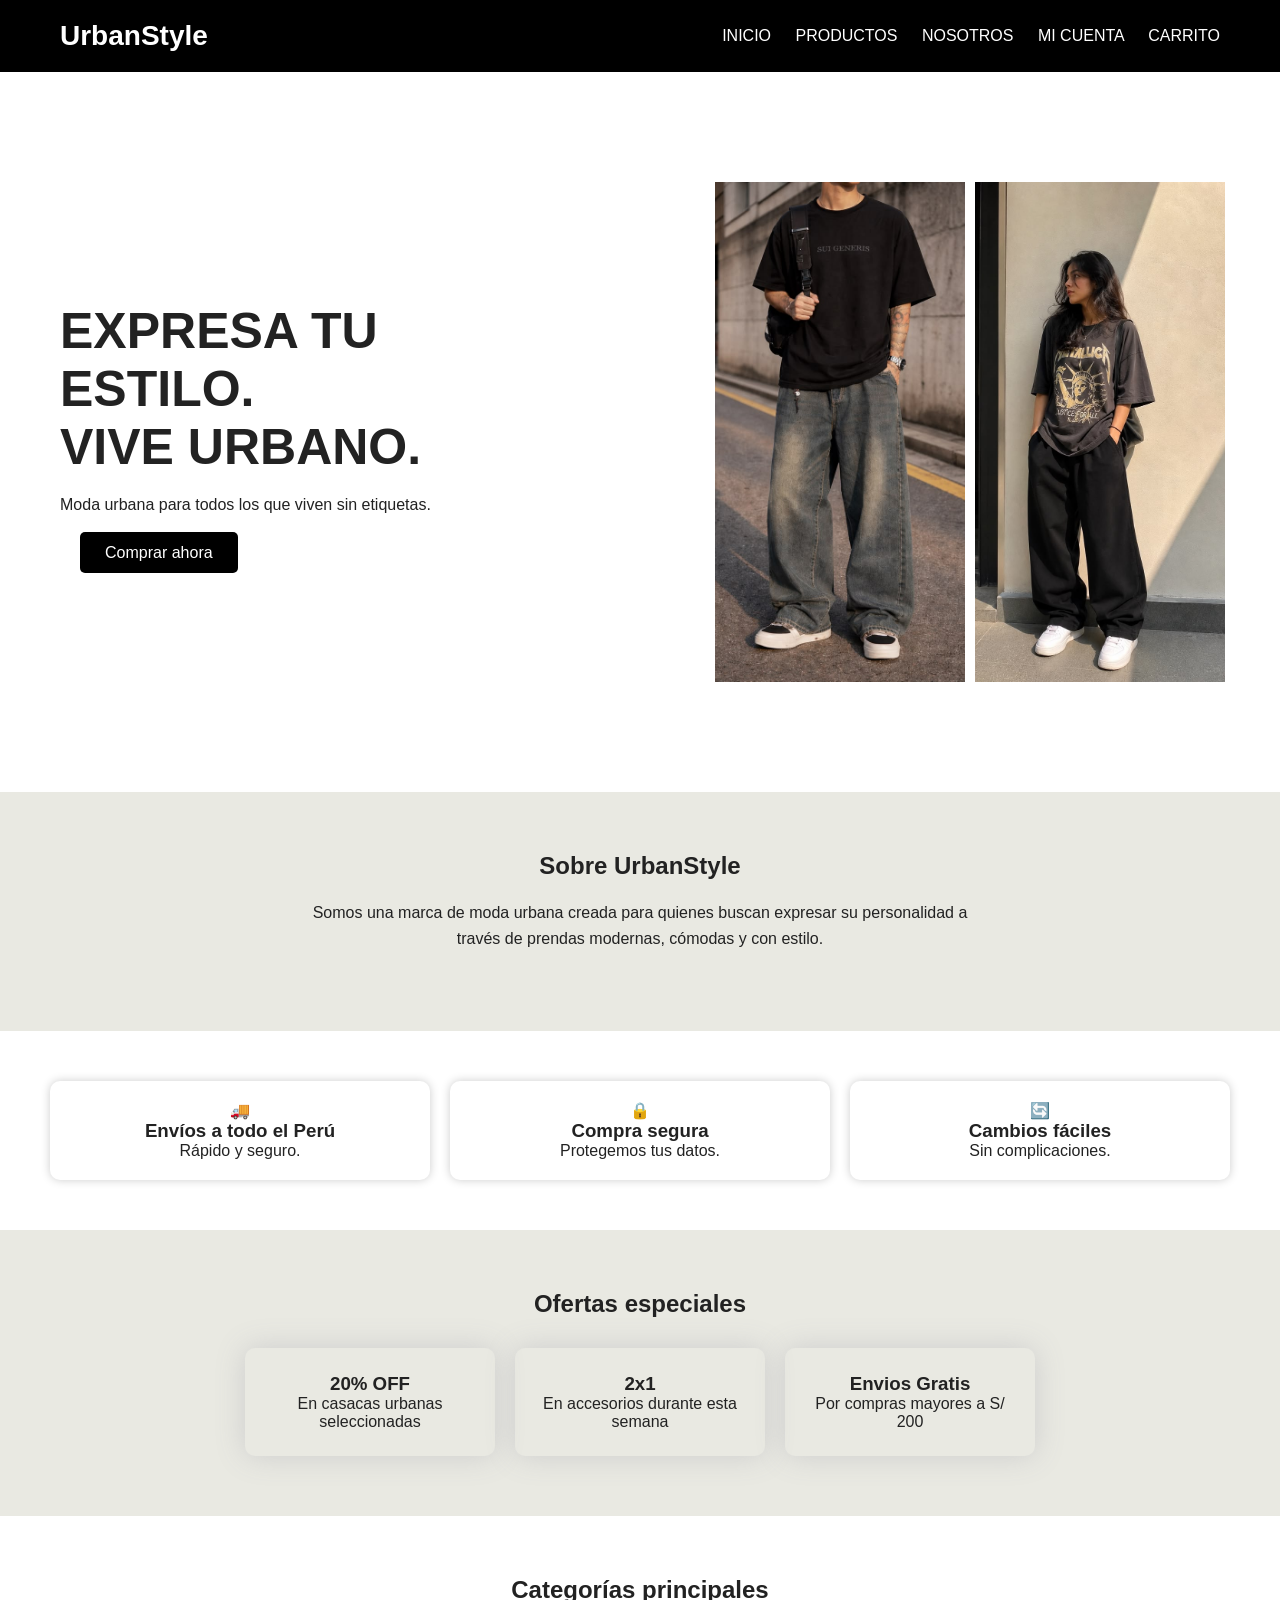
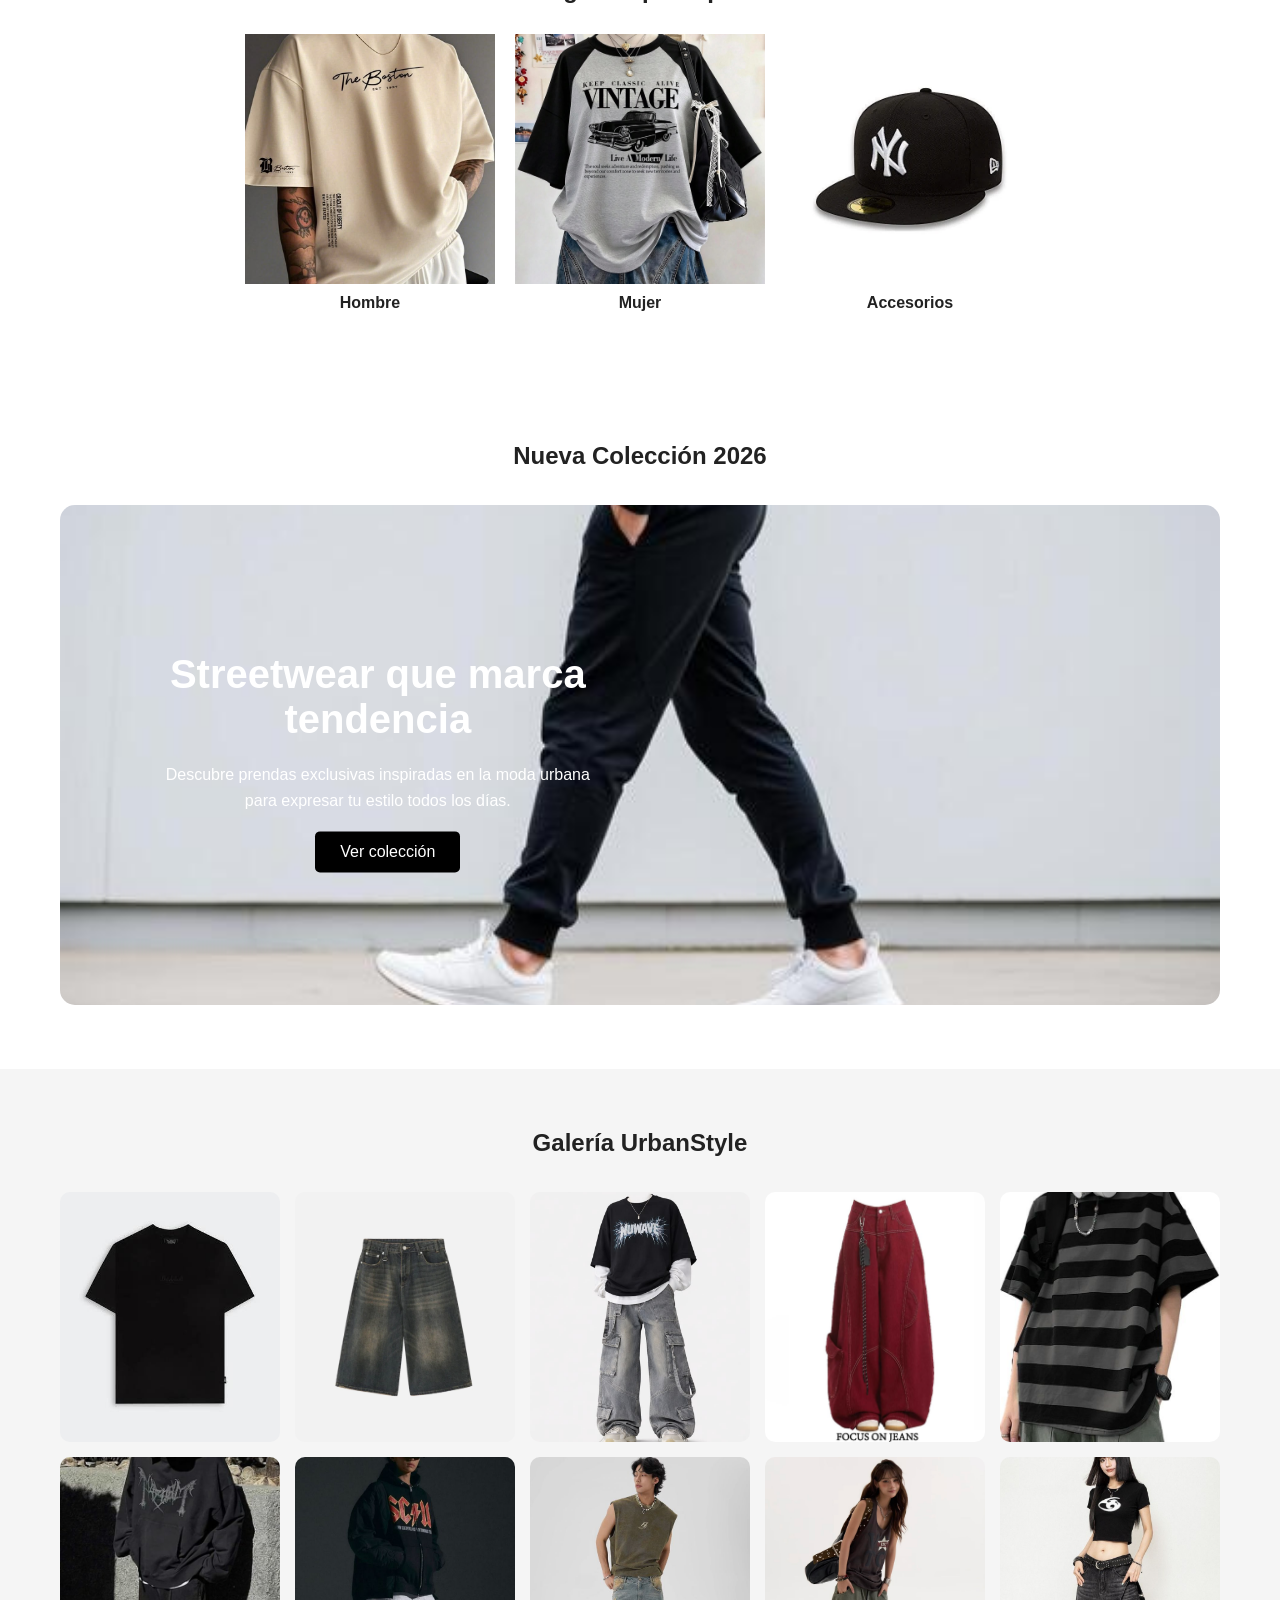
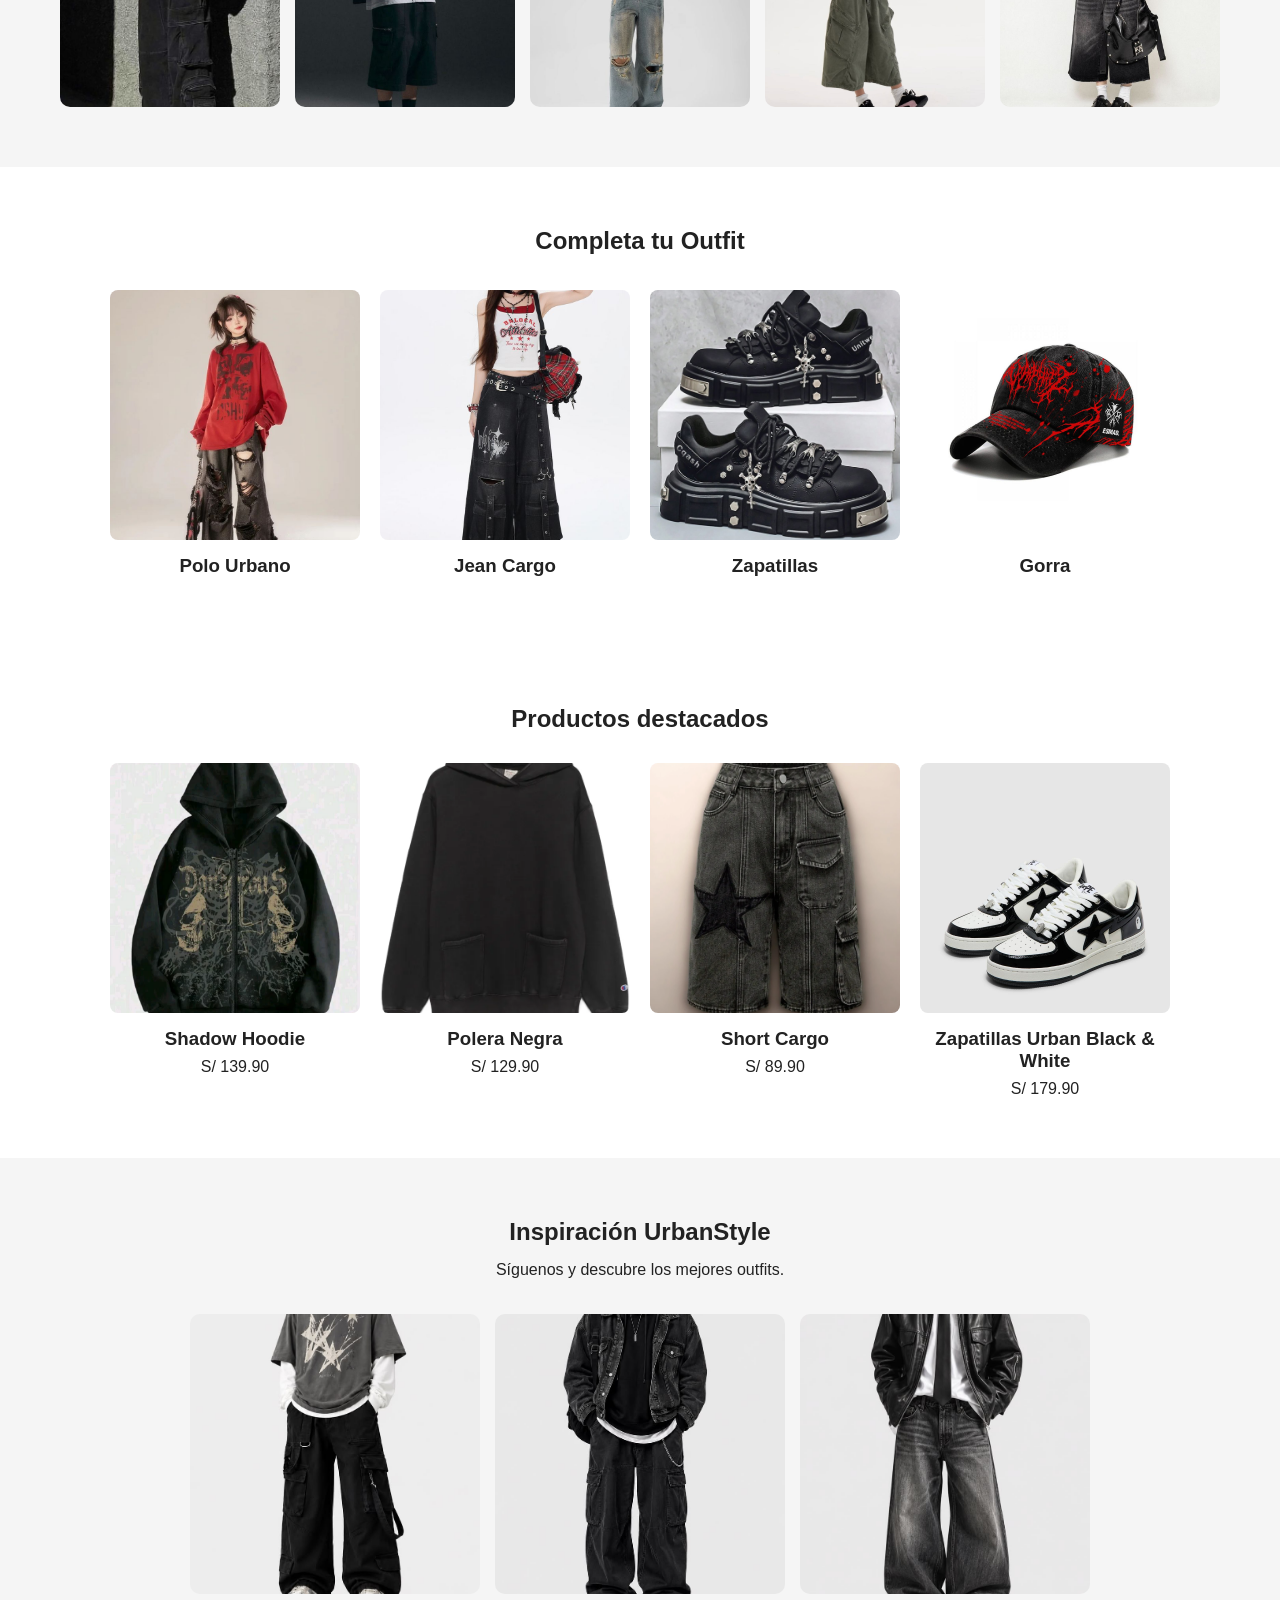
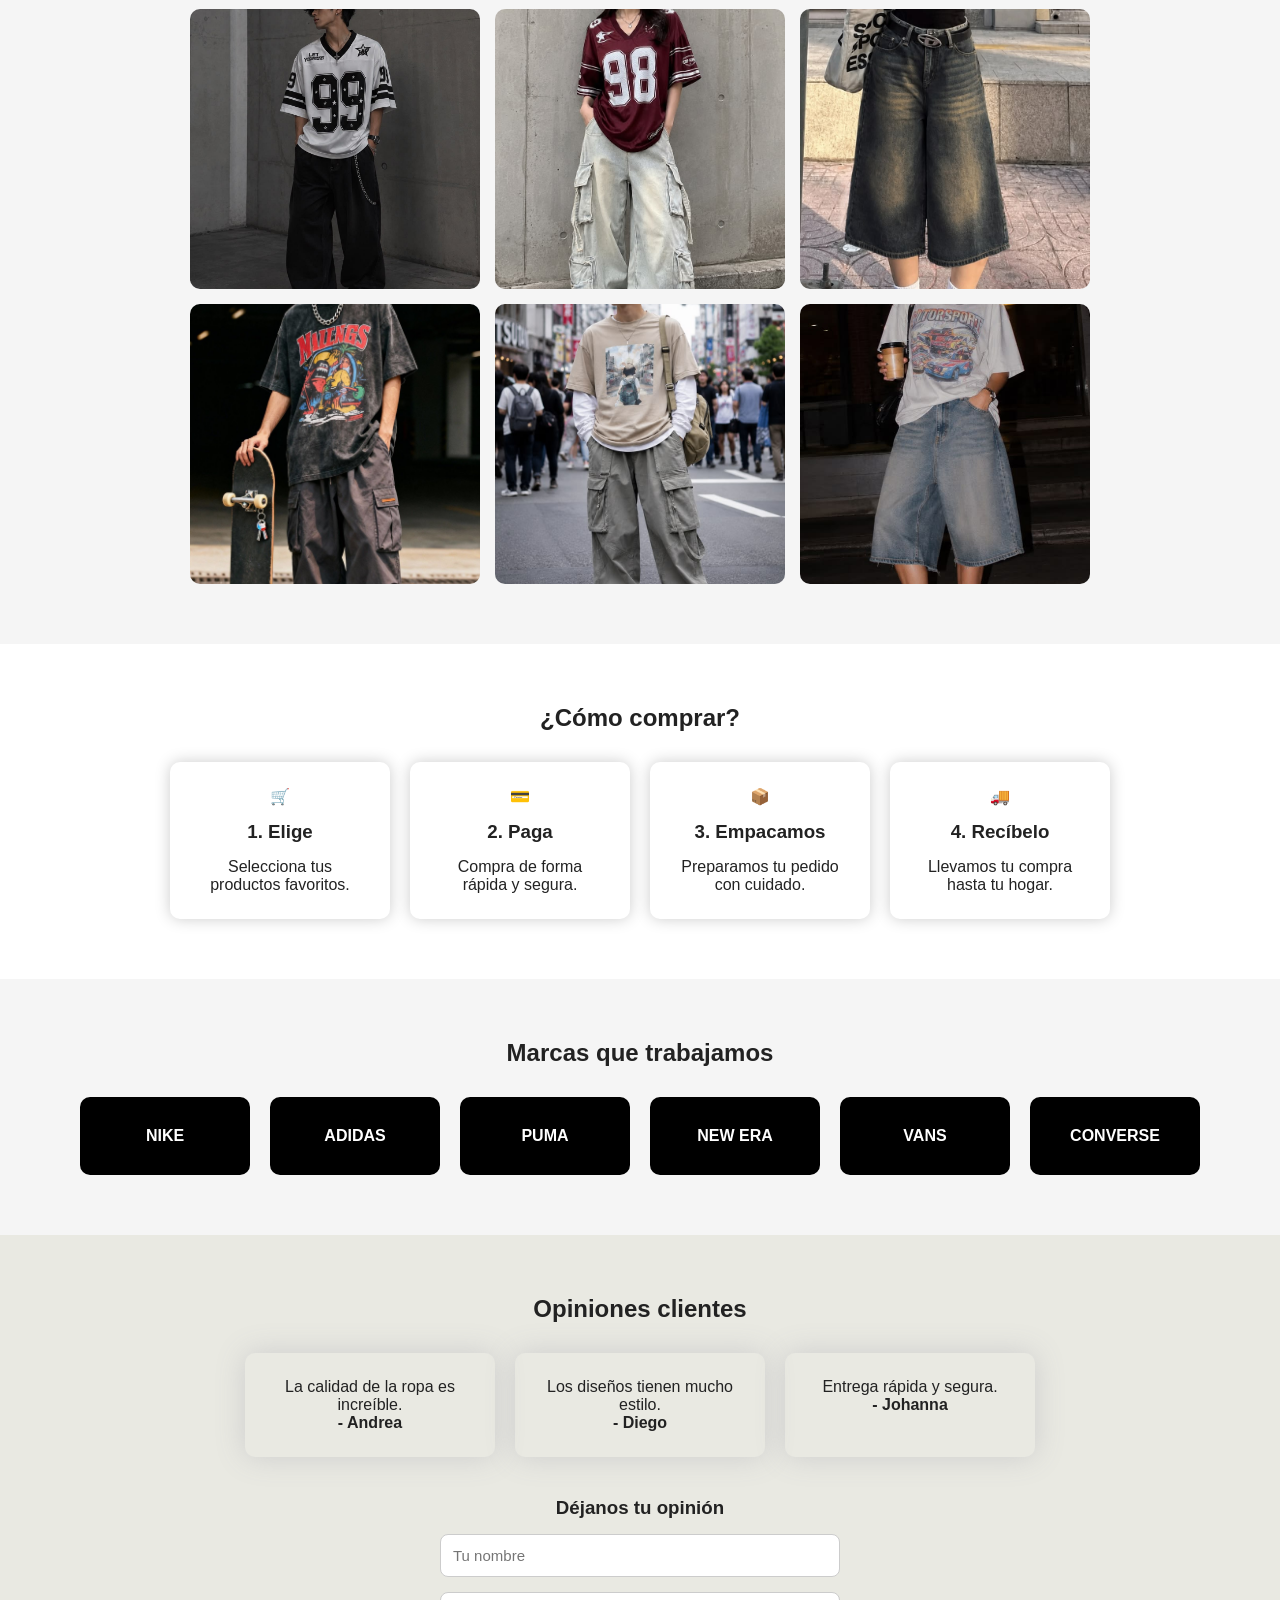
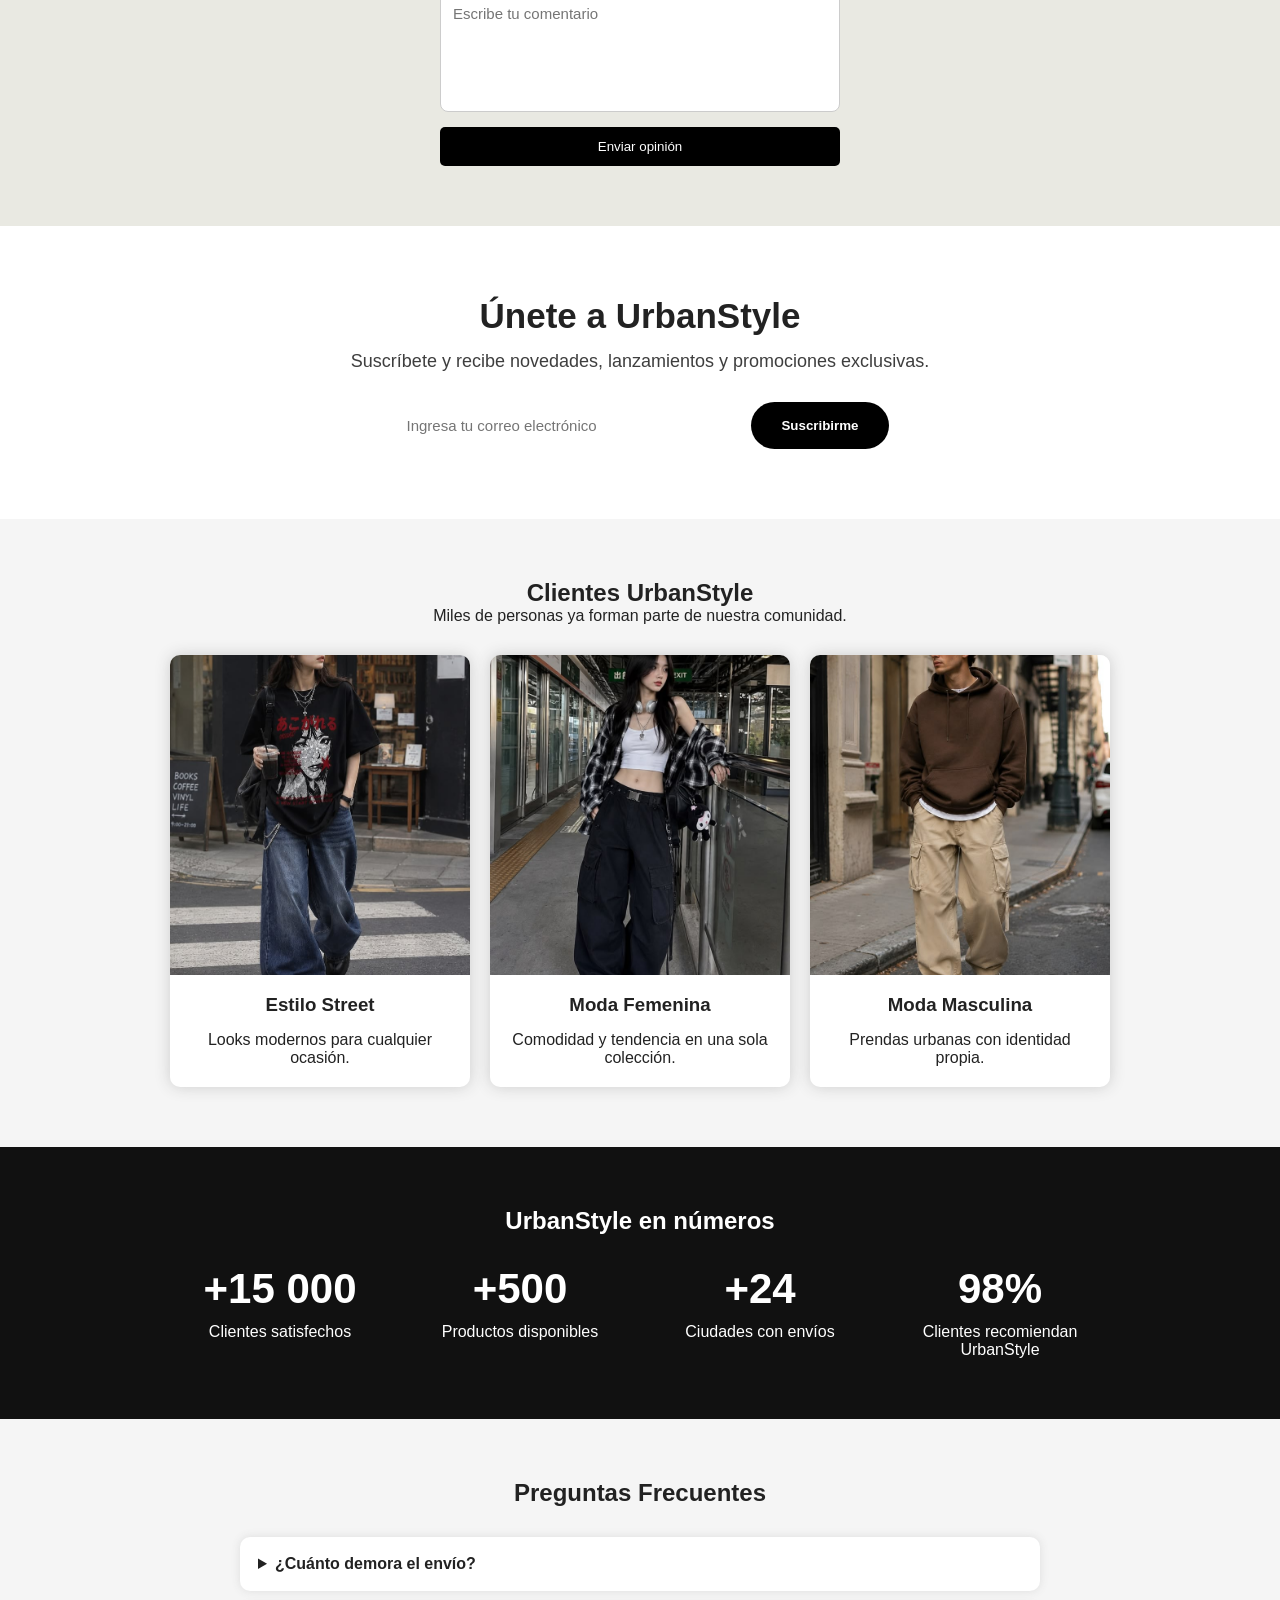
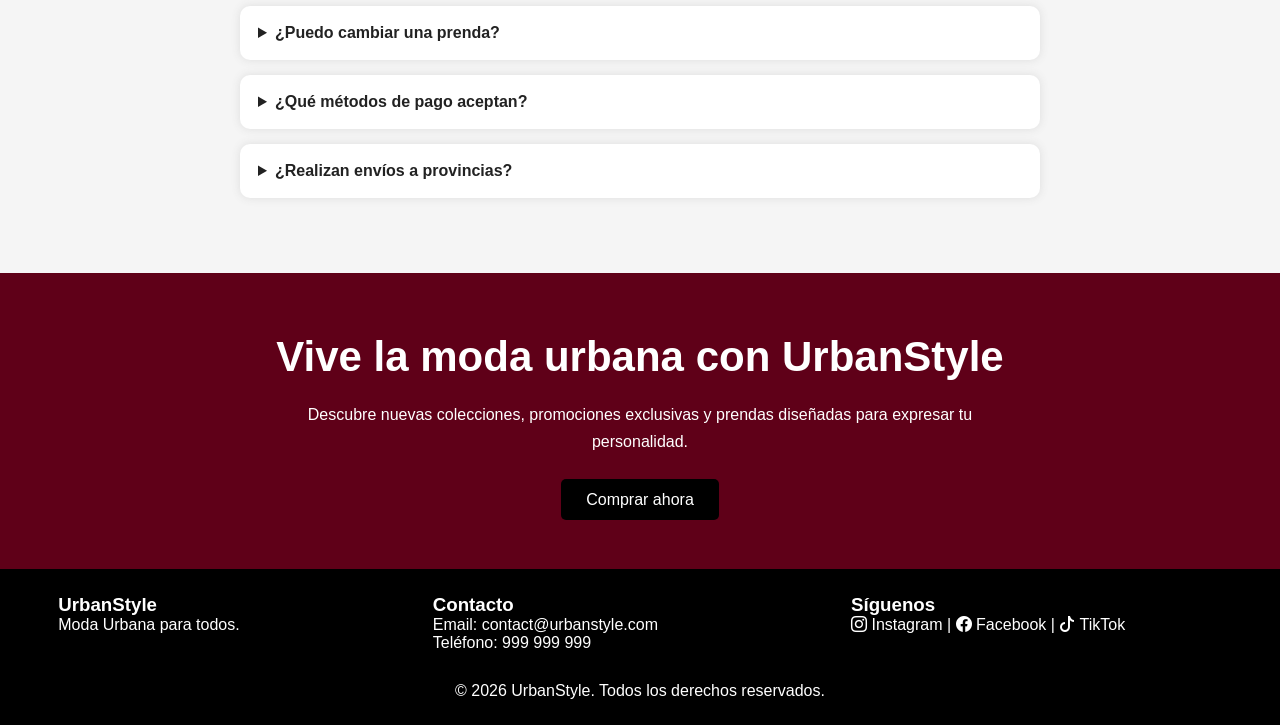
<file: index.html>
<!DOCTYPE html>
<html lang="es">
<head>
    <meta charset="UTF-8">
    <meta name="viewport" content="width=device-width, initial-scale=1.0">
    <title>UrbanStyle</title>
    <link rel="stylesheet" href="1_portada_RominaLuna/style.css">
    <link rel="stylesheet" href="https://cdn.jsdelivr.net/npm/bootstrap-icons@1.13.1/font/bootstrap-icons.min.css">
</head>
<body>

    <header>
        <div class="logo">UrbanStyle</div>

        <div>
            <a href="./index.html">INICIO</a>
            <a href="./2_productos_Diego Pimentel/index.html">PRODUCTOS</a>
            <a href="./5_nosotros_Joaquin Rivera/index.html">NOSOTROS</a>
            <a href="./6_cuenta_Romina Luna/index.html">MI CUENTA</a>
            <a href="./4_carrito_Christopher Pozo/carrito.html">CARRITO</a>
        </div>
    </header>

    <section class="hero">

        <div class="texto">
            <h1>EXPRESA TU ESTILO.<br>VIVE URBANO.</h1>

            <p>
                Moda urbana para todos los que viven sin etiquetas.
            </p>

            <a href="./2_productos_Diego Pimentel/index.html" class="boton">
                Comprar ahora
            </a>
        </div>

        <div class="imagen">
            <img src="1_portada_RominaLuna/imagenes/urbanhombre1.jpg" alt="">
            <img src="1_portada_RominaLuna/imagenes/urbanmujer1.jpg" alt="">
        </div>

    </section>

    <section class="nosotros">
        <h2>Sobre UrbanStyle</h2>
        <p>
            Somos una marca de moda urbana creada para quienes buscan expresar su personalidad a través de prendas modernas, cómodas y con estilo.
        </p>
    </section>

    <section class="beneficios">

        <div class="caja">
            🚚
            <h3>Envíos a todo el Perú</h3>
            <p>Rápido y seguro.</p>
        </div>

        <div class="caja">
            🔒
            <h3>Compra segura</h3>
            <p>Protegemos tus datos.</p>
        </div>

        <div class="caja">
            🔄
            <h3>Cambios fáciles</h3>
            <p>Sin complicaciones.</p>
        </div>

    </section>

    <section class="promociones">
        <h2>Ofertas especiales</h2>

        <div class="contenedor">
            <div class="promo">
                <h3>20% OFF</h3>
                <p>En casacas urbanas seleccionadas</p>
            </div>
            <div class="promo">
                <h3>2x1</h3>
                <p>En accesorios durante esta semana</p>
            </div>
            <div class="promo">
                <h3>Envios Gratis</h3>
                <p>Por compras mayores a S/ 200</p>
            </div>
        </div>
    </section>

    <section class="categorias">

        <h2>Categorías principales</h2>

        <div class="contenedor">

            <div class="card">
                <img src="1_portada_RominaLuna/imagenes/polohombre.jpg" alt="">
                <p>Hombre</p>
            </div>
            <div class="card">
                <img src="1_portada_RominaLuna/imagenes/polomujer.jpg" alt="">
                <p>Mujer</p>
            </div>
            <div class="card">
                <img src="1_portada_RominaLuna/imagenes/gorra.webp" alt="">
                <p>Accesorios</p>
            </div>

        </div>

    </section>

        <section class="coleccion">

        <h2>Nueva Colección 2026</h2>

        <div class="coleccion-banner">

            <img src="1_portada_RominaLuna/imagenes/baner2.jpg" alt="Nueva colección">

            <div class="texto-banner">
                <h3>Streetwear que marca tendencia</h3>

                <p>
                    Descubre prendas exclusivas inspiradas en la moda urbana
                    para expresar tu estilo todos los días.
                </p>

                <a href="./2_productos_Diego Pimentel/index.html" class="boton">
                    Ver colección
                </a>

            </div>

        </div>

    </section>


    <section class="galeria">

        <h2>Galería UrbanStyle</h2>

        <div class="grid-galeria">

            <img src="1_portada_RominaLuna/imagenes/polo.jpg" alt="">
            <img src="1_portada_RominaLuna/imagenes/short.webp" alt="">
            <img src="1_portada_RominaLuna/imagenes/conjunto1.jpg" alt="">
            <img src="1_portada_RominaLuna/imagenes/conjunto2.jpg" alt="">
            <img src="1_portada_RominaLuna/imagenes/conjunto3.jpg" alt="">
            <img src="1_portada_RominaLuna/imagenes/conjunto4.jpg" alt="">
            <img src="1_portada_RominaLuna/imagenes/conjunto5.jpg" alt="">
            <img src="1_portada_RominaLuna/imagenes/conjunto6.jpg" alt="">
            <img src="1_portada_RominaLuna/imagenes/conjunto7.jpg" alt="">
            <img src="1_portada_RominaLuna/imagenes/conjunto8.jpg" alt="">

        </div>

    </section>


    <section class="outfit">

        <h2>Completa tu Outfit</h2>

        <div class="contenedor">

            <div class="producto">
                <img src="1_portada_RominaLuna/imagenes/conju1.jpg" alt="">
                <h3>Polo Urbano</h3>
            </div>

            <div class="producto">
                <img src="1_portada_RominaLuna/imagenes/conju2.jpg" alt="">
                <h3>Jean Cargo</h3>
            </div>

            <div class="producto">
                <img src="1_portada_RominaLuna/imagenes/zapas.jpg" alt="">
                <h3>Zapatillas</h3>
            </div>

            <div class="producto">
                <img src="1_portada_RominaLuna/imagenes/gor.jpg" alt="">
                <h3>Gorra</h3>
            </div>

        </div>

    </section>

    <section class="productos">

        <h2>Productos destacados</h2>

        <div class="contenedor">

            <div class="producto">
                <img src="1_portada_RominaLuna/imagenes/casacas.webp" alt="">
                <h3>Shadow Hoodie</h3>
                <p>S/ 139.90</p>
            </div>

            <div class="producto">
                <img src="1_portada_RominaLuna/imagenes/polera.webp" alt="">
                <h3>Polera Negra</h3>
                <p>S/ 129.90</p>
            </div>

            <div class="producto">
                <img src="1_portada_RominaLuna/imagenes/short2.webp" alt="">
                <h3>Short Cargo</h3>
                <p>S/ 89.90</p>
            </div>

            <div class="producto">
                <img src="1_portada_RominaLuna/imagenes/zapatillas.jpg" alt="">
                <h3>Zapatillas Urban Black & White</h3>
                <p>S/ 179.90</p>
            </div>

        </div>

    </section>

    <section class="instagram">

        <h2>Inspiración UrbanStyle</h2>
        <p>Síguenos y descubre los mejores outfits.</p>

        <div class="grid-instagram">

            <img src="1_portada_RominaLuna/imagenes/ur.jpg" alt="">
            <img src="1_portada_RominaLuna/imagenes/ur2.jpg" alt="">
            <img src="1_portada_RominaLuna/imagenes/ur3.jpg" alt="">
            <img src="1_portada_RominaLuna/imagenes/ur4.jpg" alt="">
            <img src="1_portada_RominaLuna/imagenes/ur5.jpg" alt="">
            <img src="1_portada_RominaLuna/imagenes/ur6.jpg" alt="">
            <img src="1_portada_RominaLuna/imagenes/conju3.jpg" alt="">
            <img src="1_portada_RominaLuna/imagenes/conju4.jpg" alt="">
            <img src="1_portada_RominaLuna/imagenes/ur7.jpg" alt="">

        </div>

    </section>


    <section class="proceso">

        <h2>¿Cómo comprar?</h2>

        <div class="contenedor">

            <div class="paso">
                🛒
                <h3>1. Elige</h3>
                <p>Selecciona tus productos favoritos.</p>
            </div>

            <div class="paso">
                💳
                <h3>2. Paga</h3>
                <p>Compra de forma rápida y segura.</p>
            </div>

            <div class="paso">
                📦
                <h3>3. Empacamos</h3>
                <p>Preparamos tu pedido con cuidado.</p>
            </div>

            <div class="paso">
                🚚
                <h3>4. Recíbelo</h3>
                <p>Llevamos tu compra hasta tu hogar.</p>
            </div>

        </div>

    </section>


    <section class="marcas">

        <h2>Marcas que trabajamos</h2>

        <div class="contenedor">

            <div class="marca">NIKE</div>
            <div class="marca">ADIDAS</div>
            <div class="marca">PUMA</div>
            <div class="marca">NEW ERA</div>
            <div class="marca">VANS</div>
            <div class="marca">CONVERSE</div>

        </div>

    </section>


    <section class="opiniones">
        <h2>Opiniones clientes</h2>
        <div class="contenedor">
            <div class="comentario">
                <p>La calidad de la ropa es increíble.</p>
                <h4>- Andrea</h4>
            </div>
            <div class="comentario">
                <p>Los diseños tienen mucho estilo.</p>
                <h4>- Diego</h4>
            </div>
            <div class="comentario">
                <p>Entrega rápida y segura.</p>
                <h4>- Johanna</h4>
            </div>
        </div>

        <div class="form-opinion">
            <h3>Déjanos tu opinión</h3>
            <input type="text" placeholder="Tu nombre">
            <textarea placeholder="Escribe tu comentario"></textarea>
            <button>Enviar opinión</button>
        </div>
    </section>

    <section class="suscripcion">
        <div class="contenido-suscripcion">
            <h2>Únete a UrbanStyle</h2>
            <p>Suscríbete y recibe novedades, lanzamientos y promociones exclusivas.</p>
            <div class="formulario">
                <input type="email" placeholder="Ingresa tu correo electrónico">
                <button>Suscribirme</button>
            </div>
        </div>
    </section>

    <section class="clientes">

    <h2>Clientes UrbanStyle</h2>
    <p>Miles de personas ya forman parte de nuestra comunidad.</p>

    <div class="contenedor">

        <div class="cliente">
            <img src="1_portada_RominaLuna/imagenes/Estilo Street.jpg" alt="">
            <h3>Estilo Street</h3>
            <p>Looks modernos para cualquier ocasión.</p>
        </div>

        <div class="cliente">
            <img src="1_portada_RominaLuna/imagenes/Moda Femenina.jpg" alt="">
            <h3>Moda Femenina</h3>
            <p>Comodidad y tendencia en una sola colección.</p>
        </div>

        <div class="cliente">
            <img src="1_portada_RominaLuna/imagenes/Moda Masculina.jpg" alt="">
            <h3>Moda Masculina</h3>
            <p>Prendas urbanas con identidad propia.</p>
        </div>

    </div>

</section>


<section class="estadisticas">

    <h2>UrbanStyle en números</h2>

    <div class="contenedor">

        <div class="dato">
            <h3>+15 000</h3>
            <p>Clientes satisfechos</p>
        </div>

        <div class="dato">
            <h3>+500</h3>
            <p>Productos disponibles</p>
        </div>

        <div class="dato">
            <h3>+24</h3>
            <p>Ciudades con envíos</p>
        </div>

        <div class="dato">
            <h3>98%</h3>
            <p>Clientes recomiendan UrbanStyle</p>
        </div>

    </div>

</section>


<section class="faq">

    <h2>Preguntas Frecuentes</h2>

    <details>
        <summary>¿Cuánto demora el envío?</summary>
        <p>Entre 2 y 5 días hábiles dependiendo de tu ubicación.</p>
    </details>

    <details>
        <summary>¿Puedo cambiar una prenda?</summary>
        <p>Sí. Puedes solicitar el cambio dentro de los primeros 30 días.</p>
    </details>

    <details>
        <summary>¿Qué métodos de pago aceptan?</summary>
        <p>Aceptamos tarjetas, Yape, Plin y transferencias bancarias.</p>
    </details>

    <details>
        <summary>¿Realizan envíos a provincias?</summary>
        <p>Sí, enviamos a todo el Perú.</p>
    </details>

</section>


<section class="banner-final">

    <h2>Vive la moda urbana con UrbanStyle</h2>

    <p>
        Descubre nuevas colecciones, promociones exclusivas
        y prendas diseñadas para expresar tu personalidad.
    </p>

    <a href="./2_productos_Diego Pimentel/index.html" class="boton">
        Comprar ahora
    </a>

</section>


    <footer>
        <div>
            <h3>UrbanStyle</h3>
            <p>Moda Urbana para todos.</p>
        </div>
        <br>
        <div>
            <h3>Contacto</h3>
            <p>Email: contact@urbanstyle.com</p>
            <p>Teléfono: 999 999 999</p>
        </div>
        <br>
        <div>
            <h3>Síguenos</h3>
            <p><i class="bi bi-instagram"></i> Instagram | <i class="bi bi-facebook"></i> Facebook | <i class="bi bi-tiktok"></i> TikTok</p>
        </div>
        <br>
        <p>© 2026 UrbanStyle. Todos los derechos reservados.</p>
    </footer>
</body>
</html>
</file>
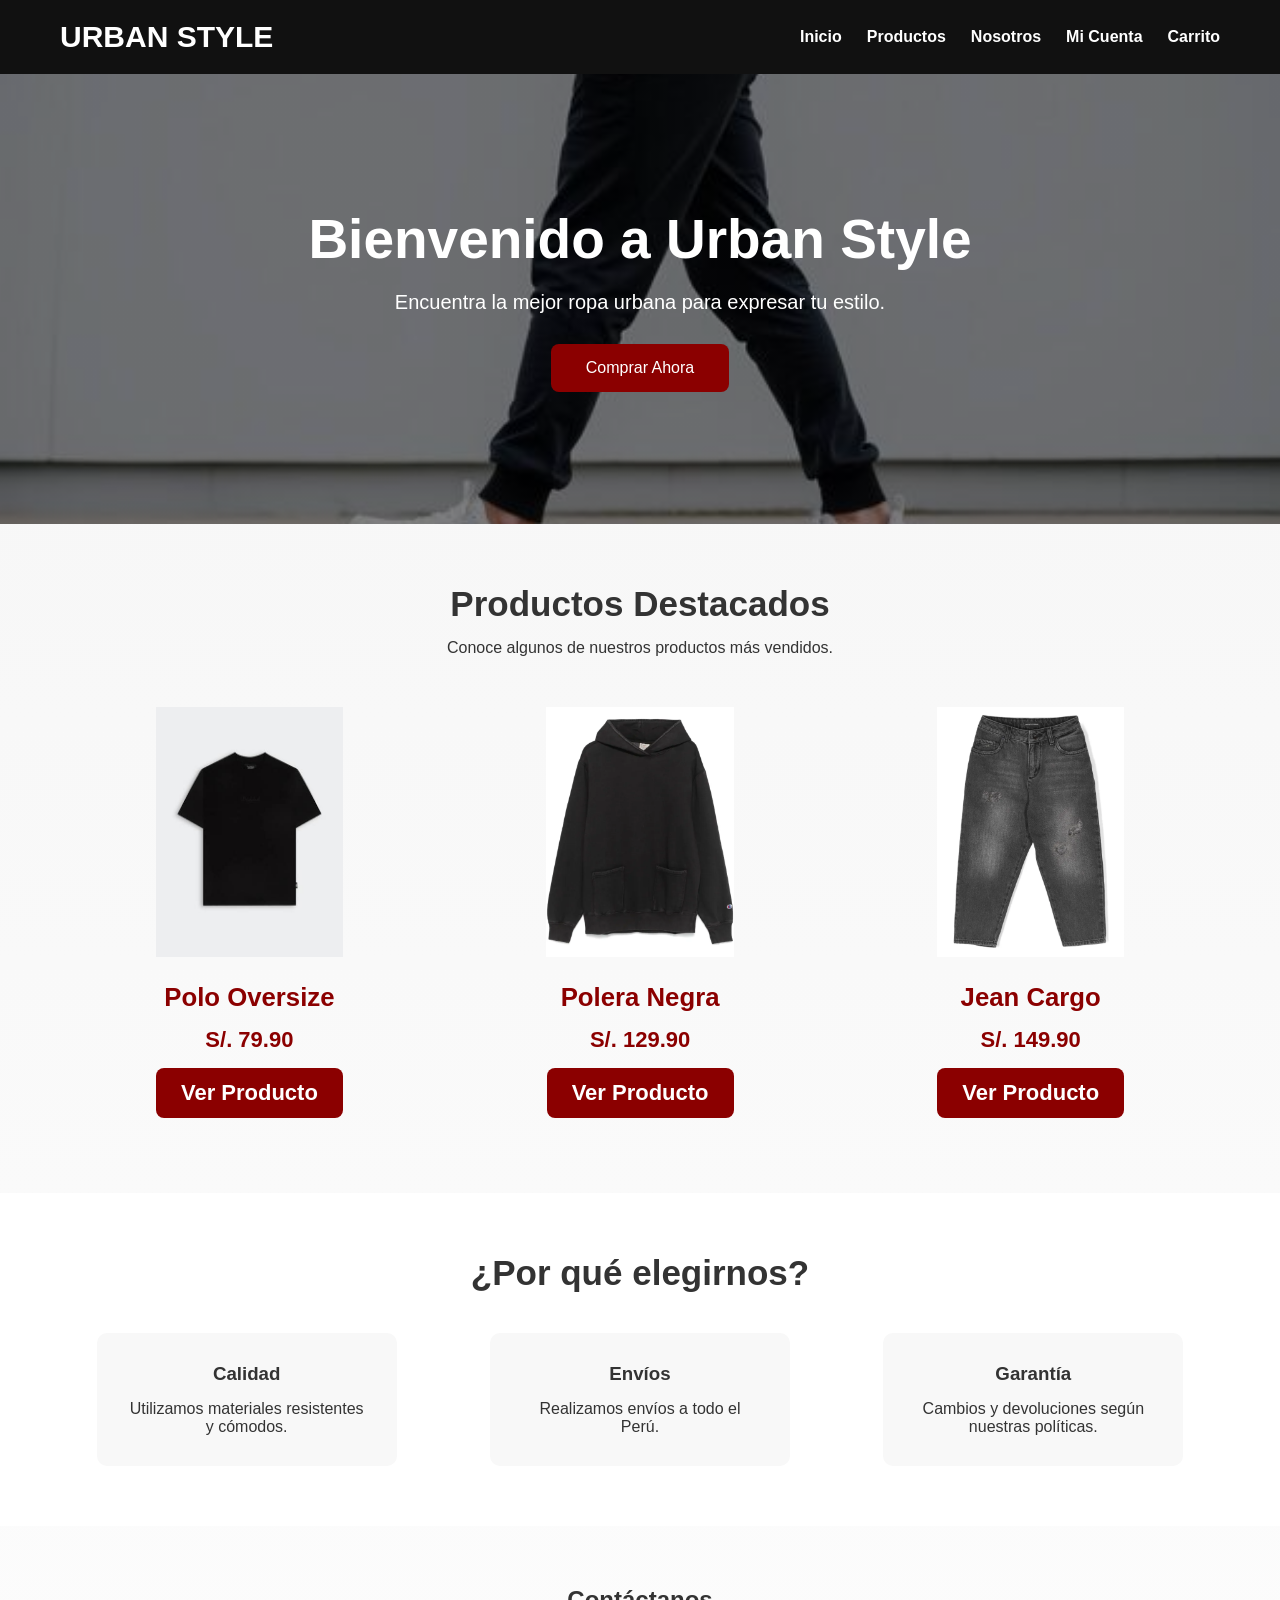
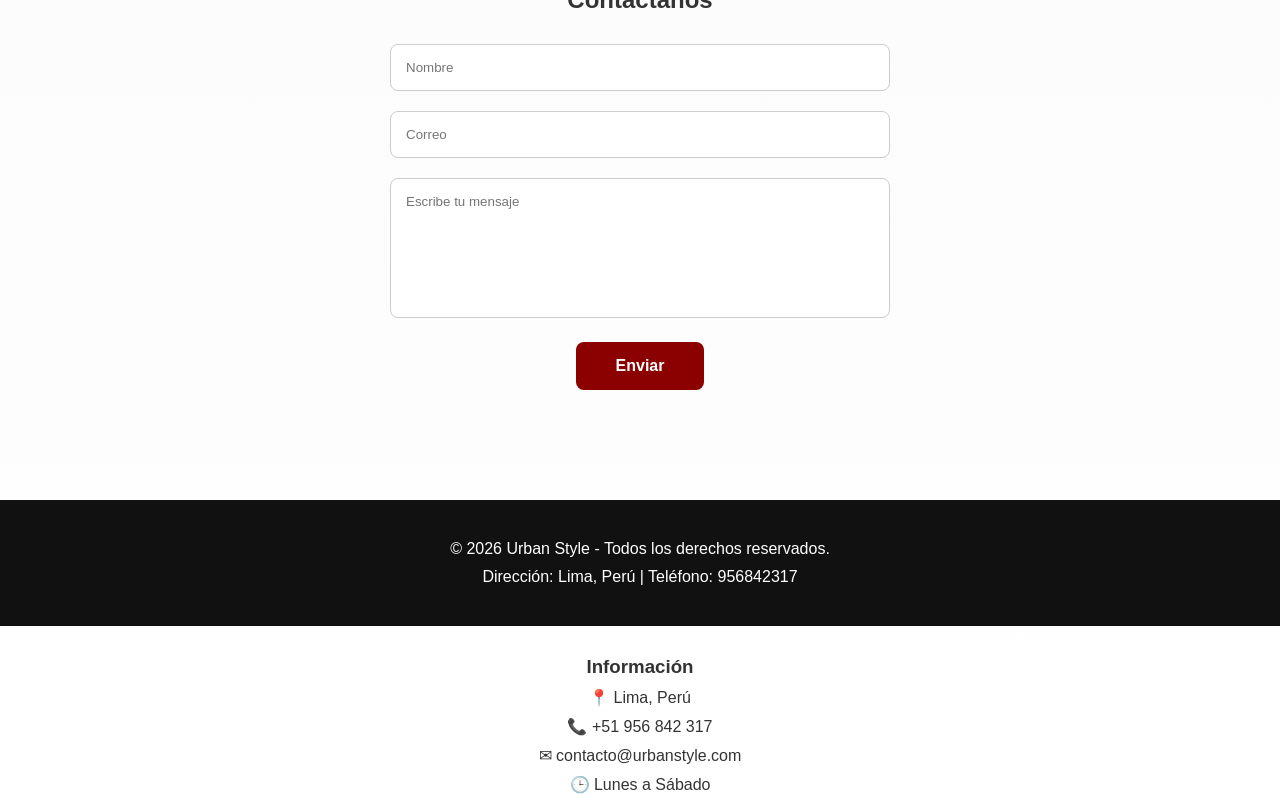
<file: 2_productos_Diego Pimentel/index.html>
<!DOCTYPE html>
<html lang="es">
<head>
    <meta charset="UTF-8">
    <meta name="viewport" content="width=device-width, initial-scale=1.0">
    <title>Urban Style</title>
    <link rel="stylesheet" href="style.css">
</head>

<body>

   
    <header>

     <div class="logo">
       <h1>URBAN STYLE</h1>
   </div>

        <nav>
            <ul>
                <li><a href="../index.html">Inicio</a></li>
                <li><a href="./index.html">Productos</a></li>
                <li><a href="../5_nosotros_Joaquin Rivera/index.html">Nosotros</a></li>
                <li><a href="../6_cuenta_Romina Luna/index.html">Mi Cuenta</a></li>
                <li><a href="../6_cuenta_Romina Luna/index.html">Carrito</a></li>
            </ul>
        </nav>

    </header>

    

    <section class="banner">

        <h2>Bienvenido a Urban Style</h2>

        <p>
            Encuentra la mejor ropa urbana para expresar tu estilo.
        </p>

        <a href="../3-detalle-Carla-Quispe/index.html" class="boton">Comprar Ahora</a>

    </section>

    

    <section class="productos">

     <h2>Productos Destacados</h2>

     <p>
       Conoce algunos de nuestros productos más vendidos.
     </p>

     <div class="contenedor-productos">

          <div class="producto">

                <img src="imagenes/polo.jpg" alt="Polo">

                <h3>Polo Oversize</h3>

                <p>S/. 79.90</p>
            
            <a href="../3-detalle-Carla-Quispe/index.html" class="btn-producto">
           Ver Producto
           </a>

            </div>

            <div class="producto">

                <img src="imagenes/polera.webp" alt="Polera">

                <h3>Polera Negra</h3>

                <p>S/. 129.90</p>

<a href="../3-detalle-Carla-Quispe/index.html" class="btn-producto">

    Ver Producto
 </a>
             

            </div>

            <div class="producto">

                <img src="imagenes/jean.webp" alt="Jean">

                <h3>Jean Cargo</h3>

                <p>S/. 149.90</p>

<a href="../3-detalle-Carla-Quispe/index.html" class="btn-producto">

       Ver Producto
</a>
               

            </div>

        </div>

    </section>

    

    <section class="informacion">

        <h2>¿Por qué elegirnos?</h2>

        <div class="info">

            <div>

                <h3>Calidad</h3>

                <p>
                    Utilizamos materiales resistentes y cómodos.
                </p>

            </div>

            <div>

                <h3>Envíos</h3>

                <p>
                    Realizamos envíos a todo el Perú.
                </p>

            </div>

            <div>

                <h3>Garantía</h3>

                <p>
                    Cambios y devoluciones según nuestras políticas.
                </p>

            </div>

        </div>

    </section>

   

    <section class="contacto">

        <h2>Contáctanos</h2>

        <form>

            <input type="text" placeholder="Nombre">

            <input type="email" placeholder="Correo">

            <textarea placeholder="Escribe tu mensaje"></textarea>

            <button>Enviar</button>

        </form>

    </section>

    

    <footer>

        <p>© 2026 Urban Style - Todos los derechos reservados.</p>

        <p>
            Dirección: Lima, Perú | Teléfono: 956842317
        </p>

    </footer>
    <div class="datos-contacto">

<h3>Información</h3>

<p>📍 Lima, Perú</p>

<p>📞 +51 956 842 317</p>

<p>✉ contacto@urbanstyle.com</p>

<p>🕒 Lunes a Sábado</p>

</div>

</body>
</html>
</file>
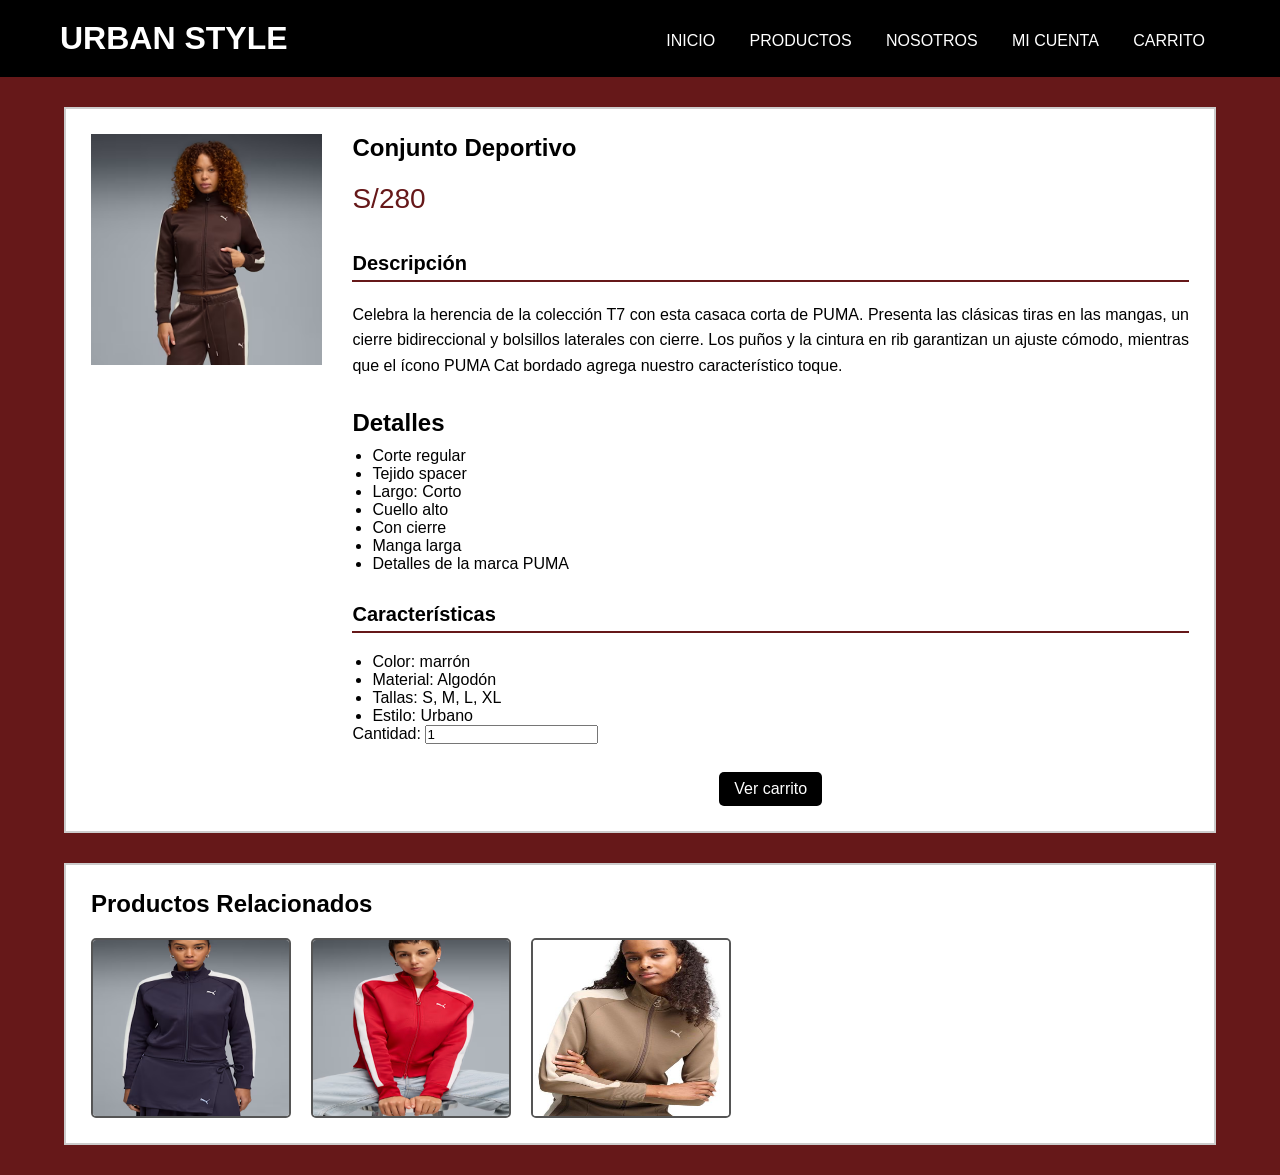
<file: 3-detalle-Carla-Quispe/index.html>
<!DOCTYPE html>
<html lang="es">
<head>
    <meta charset="UTF-8">
    <meta name="viewport" content="width=device-width, initial-scale=1.0">
    <title>Detalle del Producto</title>
    <link rel="stylesheet" href="style.css">
</head>
<body>

    <header>
        <h1>URBAN STYLE</h1>
        <nav>
            <ul>
                <li><a href="../index.html">INICIO</a></li>
                <li><a href="../2_productos_Diego Pimentel/index.html">PRODUCTOS</a></li>
                <li><a href="../5_nosotros_Joaquin Rivera/index.html">NOSOTROS</a></li>
                <li><a href="../6_cuenta_Romina Luna/index.html">MI CUENTA</a></li>
                <li><a href="../4_carrito_Christopher Pozo/carrito.html">CARRITO</a></li>
            </ul>
        </nav>
    </header>

    <main>

        <section class="detalle-producto">

            <div class="imagen">
                <p><img src="img/ropa urbana.avif" alt=""></p>
            </div>

            <div class="informacion">
                <h2>Conjunto Deportivo</h2>
                <p class="precio">S/280</p>

                <h3>Descripción</h3>
                <p>
                    Celebra la herencia de la colección T7 con esta casaca corta de PUMA. Presenta las clásicas tiras en las mangas, un cierre bidireccional y bolsillos laterales con cierre. Los puños y la cintura en rib garantizan un ajuste cómodo, mientras que el ícono PUMA Cat bordado agrega nuestro característico toque.
                </p>

                <h2>Detalles</h2>
                <ul>

                    <li>Corte regular</li>
                    <li>Tejido spacer</li>
                    <li>Largo: Corto</li>
                    <li>Cuello alto</li>
                    <li>Con cierre</li>
                    <li>Manga larga</li>
                    <li>Detalles de la marca PUMA</li>
                </ul>
                <h3>Características</h3>

                <ul>
                    <li>Color: marrón</li>
                    <li>Material: Algodón</li>
                    <li>Tallas: S, M, L, XL</li>
                    <li>Estilo: Urbano</li>
                </ul>

                <label>Cantidad:</label>
                <input type="number" value="1" min="1">

                <br><br>

                <div class="producto">
                <a href="#" class="btn-producto">Ver carrito</a>
                </div>

        </section>

        <section class="relacionados">
            <h2>Productos Relacionados</h2>

            <div class="productos">

                <div class="card">
                 <img src="img/png.avif" alt="producto1">
                 <p>Producto1</p>
            
                </div>

                <div class="card">
                    <img src="img/rojo ropa.avif" alt="producto2">
                    <p>Producto 2</p>
                </div>

                <div class="card">
                    <img src="img/62979693_0.jpg" alt="producto3">
                    <p>Producto 3</p>
                </div>

            </div>

        </section>

    </main>

</body>
</html>
</file>
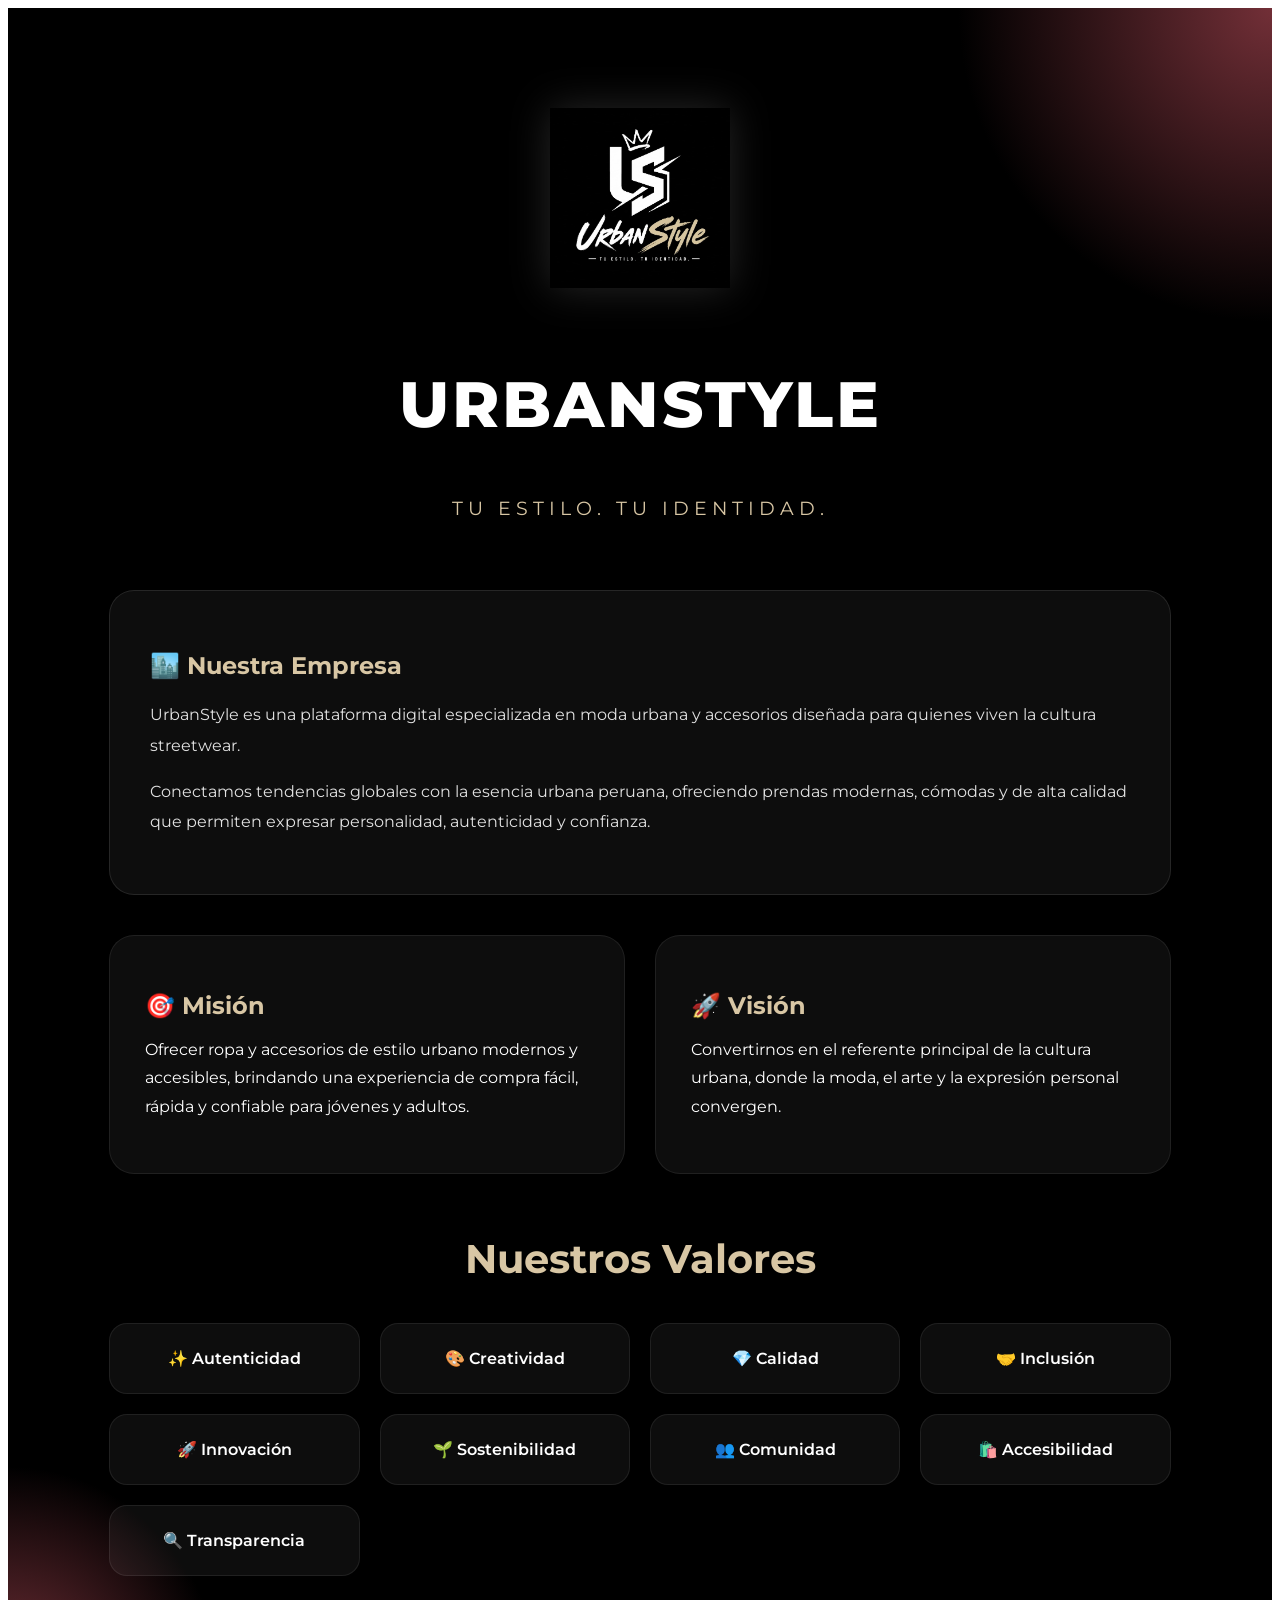
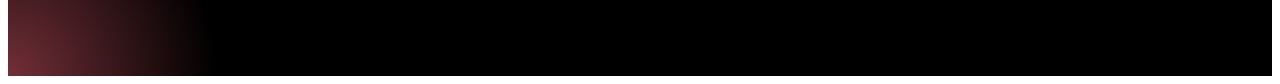
<file: 5_nosotros_Joaquin Rivera/index.html>
<!DOCTYPE html>
<html lang="en">
<head>
    <meta charset="UTF-8">
    <meta name="viewport" content="width=device-width, initial-scale=1.0">
    <title>UrbanStyle</title>
    <style>
        /* GOOGLE FONT */
@import url('https://fonts.googleapis.com/css2?family=Montserrat:wght@300;400;600;700;800&display=swap');

.about-us{
    background:
    radial-gradient(circle at top right,#722F37 0%,transparent 15%),
    radial-gradient(circle at bottom left,#722F37 0%,transparent 10%),
    #000;

    min-height:100vh;
    padding:100px 8%;
    color:white;
    font-family:'Montserrat',sans-serif;
}

/* HEADER */

.brand-header{
    text-align:center;
    margin-bottom:70px;
}

.brand-logo{
    width:180px;
    margin-bottom:20px;
    filter: drop-shadow(0 0 20px rgba(255,255,255,.15));
}

.brand-header h1{
    font-size:4rem;
    font-weight:800;
    letter-spacing:3px;
    text-transform:uppercase;
}

.slogan{
    color:#d8c6a4;
    font-size:1.2rem;
    letter-spacing:5px;
}

/* EMPRESA */

.company{
    background:rgba(255,255,255,.05);
    backdrop-filter:blur(12px);
    border:1px solid rgba(255,255,255,.1);
    padding:40px;
    border-radius:25px;
    margin-bottom:40px;
}

.company h2{
    margin-bottom:20px;
    color:#d8c6a4;
}

.company p{
    line-height:1.9;
    color:#e2e2e2;
}

/* MISION Y VISION */

.cards-row{
    display:flex;
    gap:30px;
    flex-wrap:wrap;
    margin-bottom:60px;
}

.info-card{
    flex:1;
    min-width:320px;

    background:rgba(255,255,255,.05);

    backdrop-filter:blur(12px);

    border:1px solid rgba(255,255,255,.08);

    border-radius:25px;

    padding:35px;

    transition:.4s;
}

.info-card:hover{
    transform:translateY(-10px);
    box-shadow:0 20px 40px rgba(114,47,55,.4);
}

.info-card h2{
    color:#d8c6a4;
    margin-bottom:15px;
}

.info-card p{
    line-height:1.8;
}

/* VALORES */

.values-section{
    text-align:center;
}

.values-section h2{
    font-size:2.5rem;
    margin-bottom:40px;
    color:#d8c6a4;
}

.values-grid{
    display:grid;
    grid-template-columns:repeat(auto-fit,minmax(220px,1fr));
    gap:20px;
}

.value-box{
    background:rgba(255,255,255,.05);
    border:1px solid rgba(255,255,255,.08);
    padding:25px;
    border-radius:18px;
    font-weight:600;
    transition:.3s;
}

.value-box:hover{
    background:#722F37;
    transform:scale(1.05);
}

/* RESPONSIVE */

@media(max-width:768px){

    .brand-header h1{
        font-size:2.8rem;
    }

    .brand-logo{
        width:120px;
    }

}
    </style>
</head>
<body>
   <section class="about-us">

    <div class="brand-header">

        <img src="Logo/8ac8162c-0752-4725-a2dc-efc2963f81ee.jpg" alt="UrbanStyle Logo" class="brand-logo">

        <h1>UrbanStyle</h1>

        <p class="slogan">TU ESTILO. TU IDENTIDAD.</p>

    </div>

    <div class="about-container">

        <div class="about-card company">
            <h2>🏙️ Nuestra Empresa</h2>

            <p>
                UrbanStyle es una plataforma digital especializada en moda urbana
                y accesorios diseñada para quienes viven la cultura streetwear.
            </p>

            <p>
                Conectamos tendencias globales con la esencia urbana peruana,
                ofreciendo prendas modernas, cómodas y de alta calidad que
                permiten expresar personalidad, autenticidad y confianza.
            </p>
        </div>

        <div class="cards-row">

            <div class="info-card">
                <h2>🎯 Misión</h2>

                <p>
                    Ofrecer ropa y accesorios de estilo urbano modernos y accesibles,
                    brindando una experiencia de compra fácil, rápida y confiable
                    para jóvenes y adultos.
                </p>
            </div>

            <div class="info-card">
                <h2>🚀 Visión</h2>

                <p>
                    Convertirnos en el referente principal de la cultura urbana,
                    donde la moda, el arte y la expresión personal convergen.
                </p>
            </div>

        </div>

        <div class="values-section">

            <h2>Nuestros Valores</h2>

            <div class="values-grid">

                <div class="value-box">✨ Autenticidad</div>
                <div class="value-box">🎨 Creatividad</div>
                <div class="value-box">💎 Calidad</div>
                <div class="value-box">🤝 Inclusión</div>
                <div class="value-box">🚀 Innovación</div>
                <div class="value-box">🌱 Sostenibilidad</div>
                <div class="value-box">👥 Comunidad</div>
                <div class="value-box">🛍️ Accesibilidad</div>
                <div class="value-box">🔍 Transparencia</div>

            </div>

        </div>

    </div>

</section>

</section>
</body>
</html>
</file>
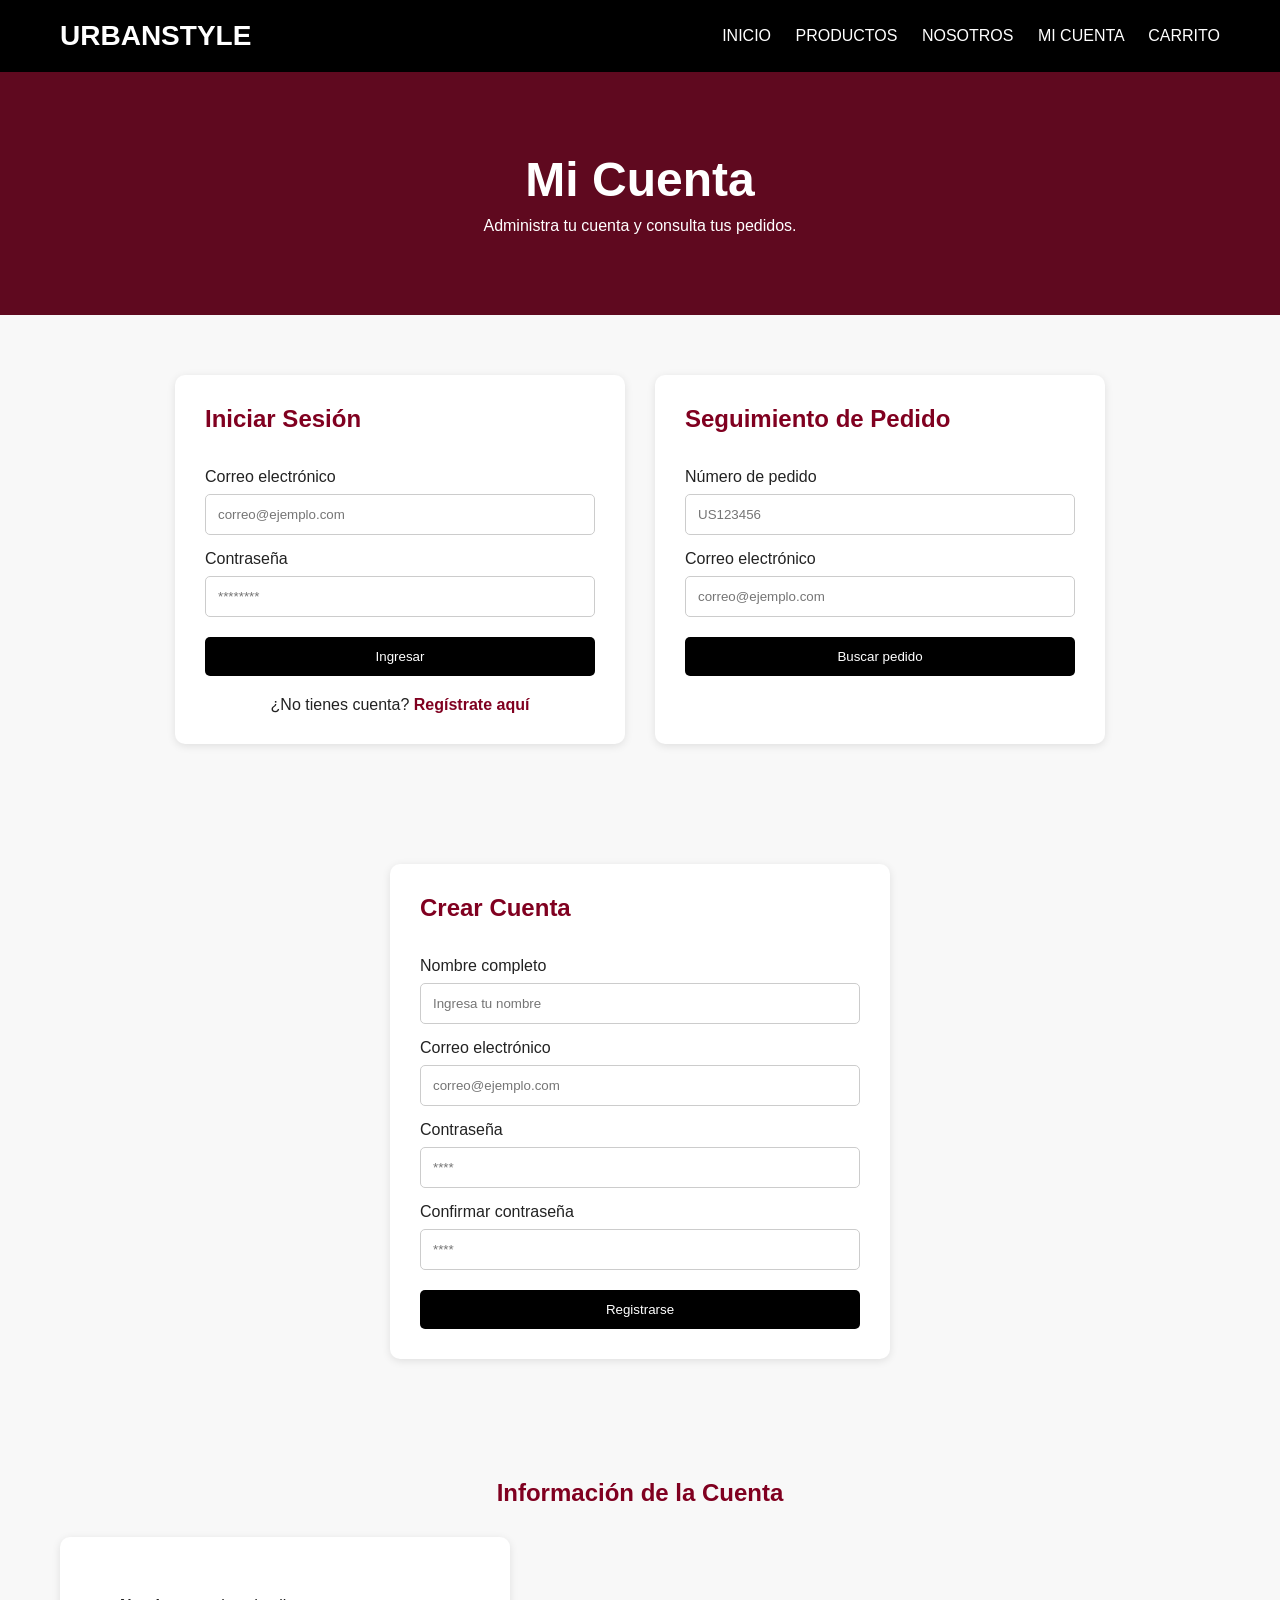
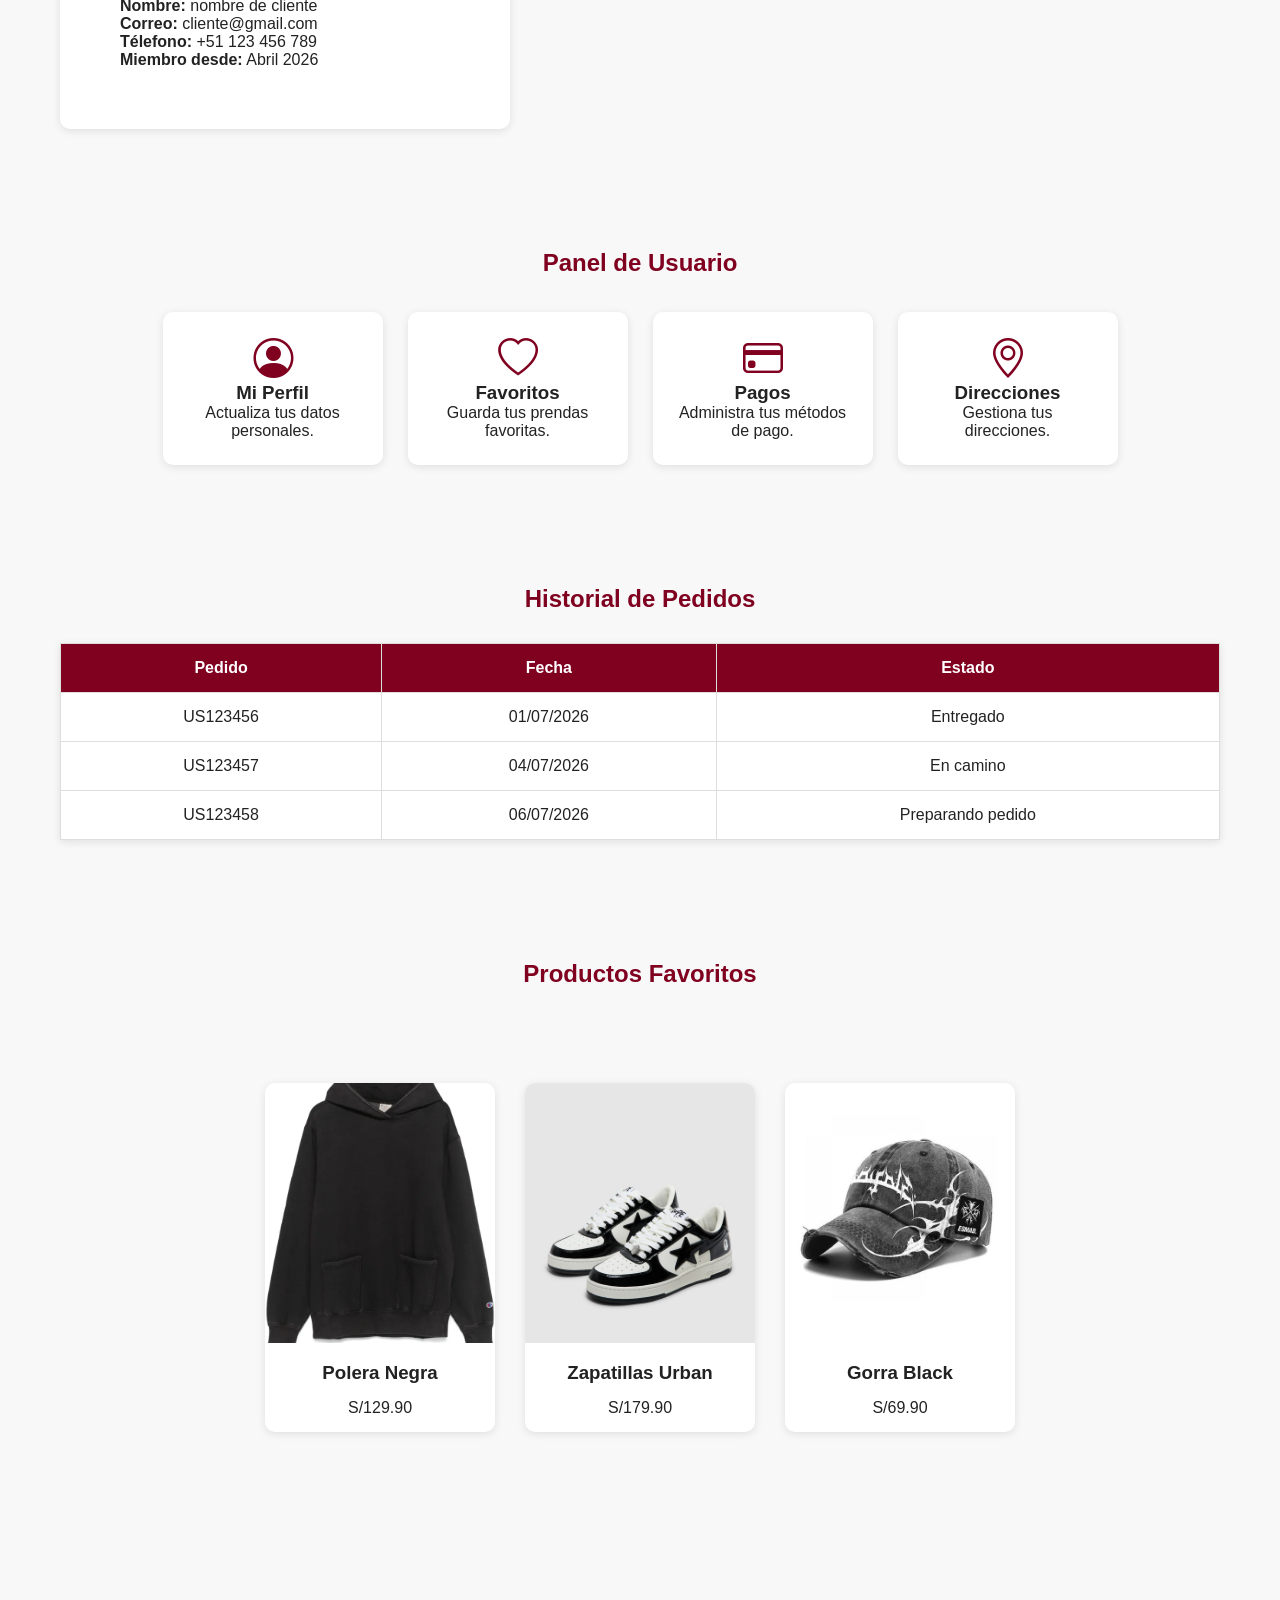
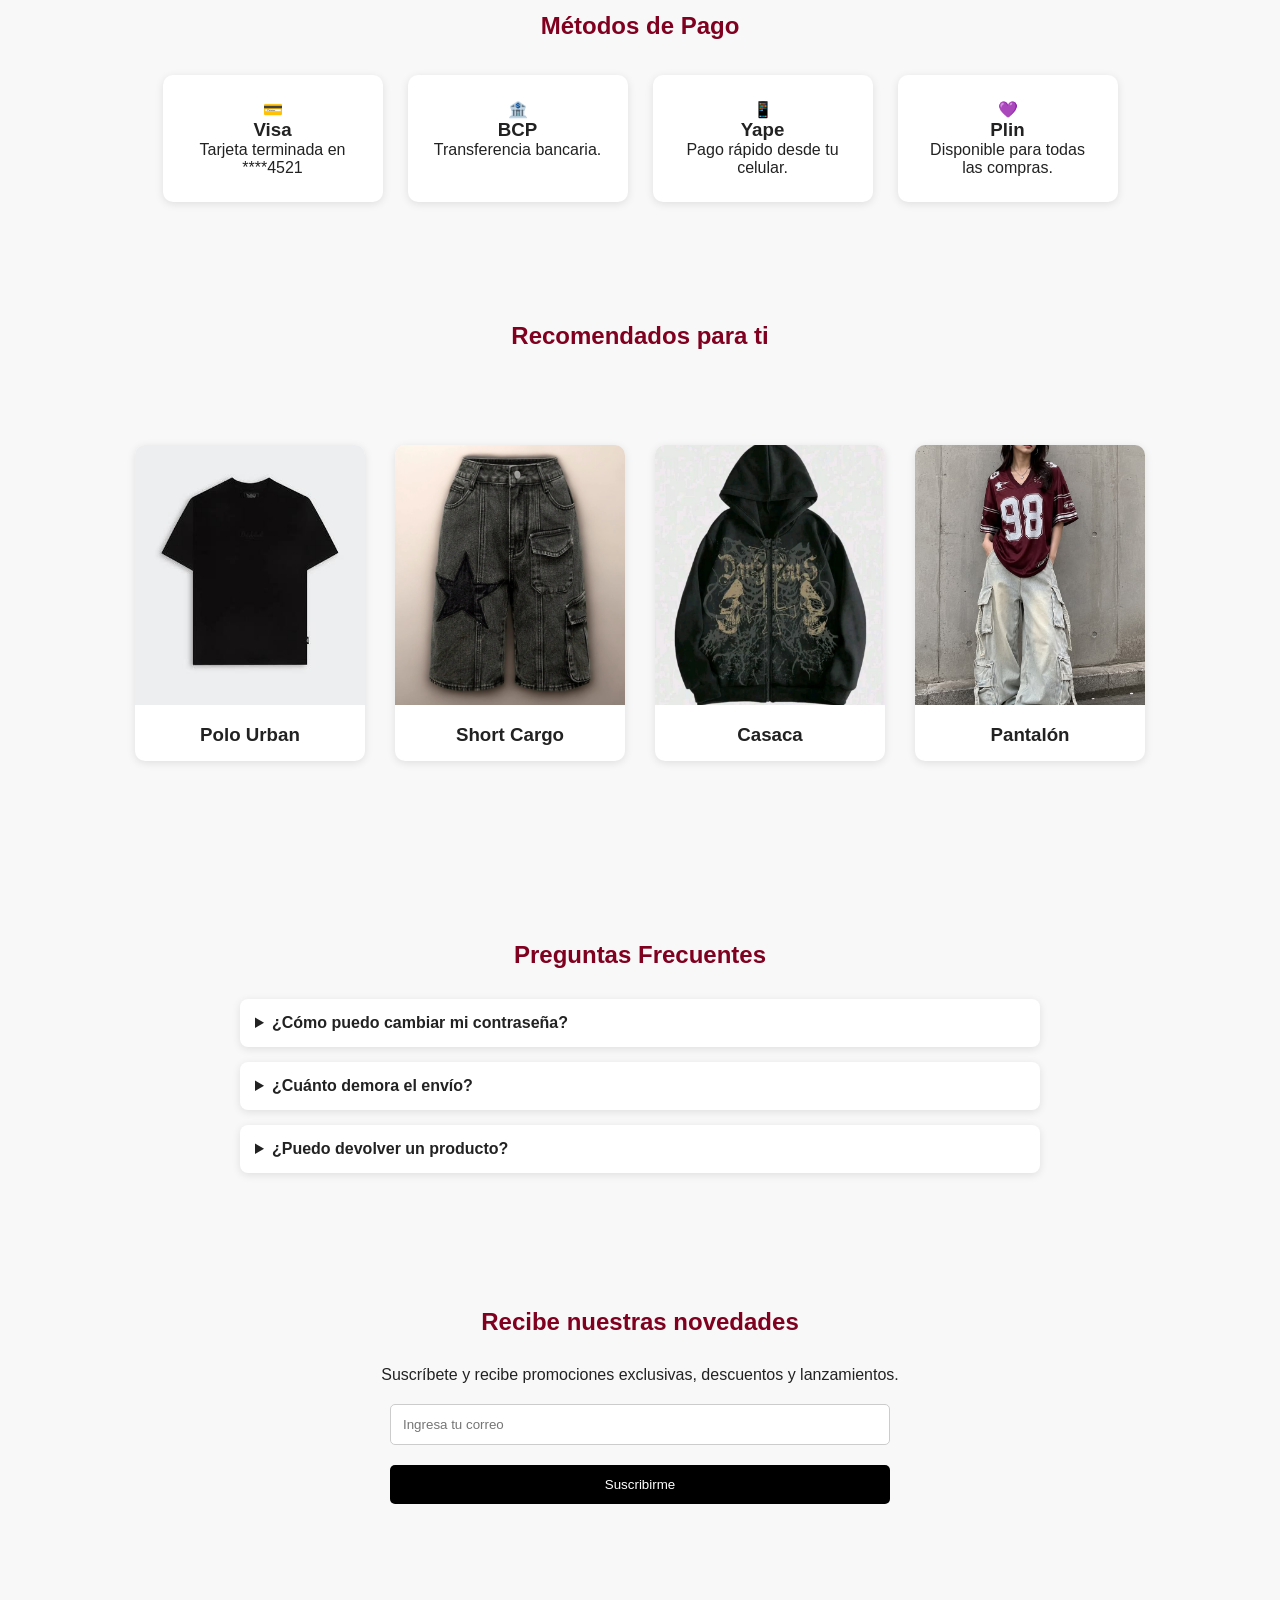
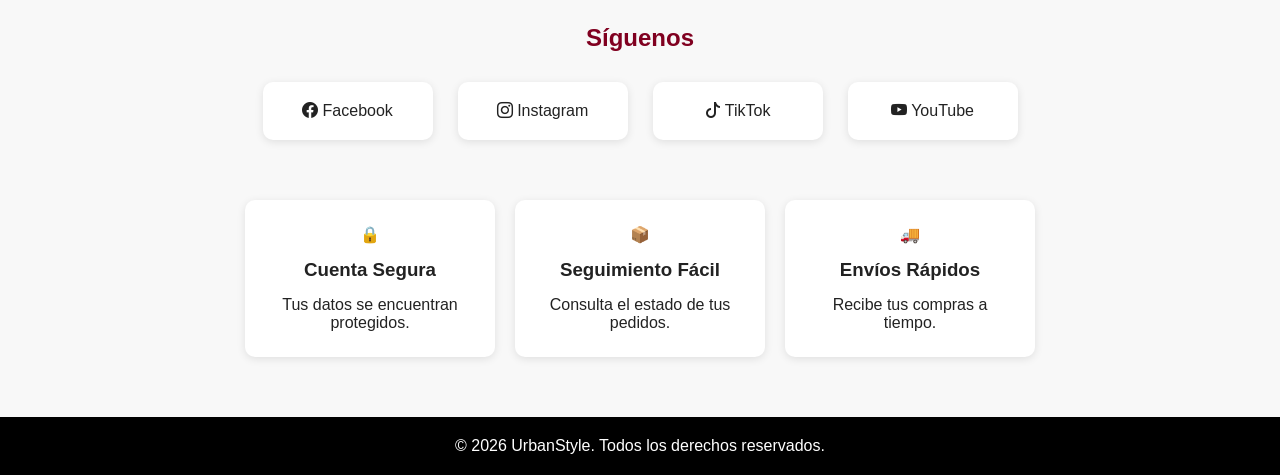
<file: 6_cuenta_Romina Luna/index.html>
<!DOCTYPE html>
<html lang="es">
<head>
    <meta charset="UTF-8">
    <meta name="viewport" content="width=device-width, initial-scale=1.0">
    <title>Mi Cuenta - UrbanStyle</title>
    <link rel="stylesheet" href="style.css">
    <link rel="stylesheet" href="https://cdn.jsdelivr.net/npm/bootstrap-icons@1.13.1/font/bootstrap-icons.min.css">
</head>
<body>

    <header>
        <div class="logo">URBANSTYLE</div>

        <nav>
            <a href="../index.html">INICIO</a>
            <a href="../2_productos_Diego Pimentel/index.html">PRODUCTOS</a>
            <a href="../5_nosotros_Joaquin Rivera/index.html">NOSOTROS</a>
            <a href="./index.html">MI CUENTA</a>
            <a href="../4_carrito_Christopher Pozo/carrito.html">CARRITO</a>
        </nav>
    </header>

    <section class="banner">
        <h1>Mi Cuenta</h1>
        <p>Administra tu cuenta y consulta tus pedidos.</p>
    </section>


    <section class="contenedor">

        <div class="card">

            <h2>Iniciar Sesión</h2>

            <form action="#" method="post">
                <label for="correo-login">Correo electrónico</label>
                <input id="correo-login" type="email" placeholder="correo@ejemplo.com">

                <label for="password-login">Contraseña</label>
                <input id="password-login" type="password" placeholder="********" required>

                <button type="submit">
                    Ingresar
                </button>
            </form>

            <p class="registro">
                ¿No tienes cuenta?
                <a href="#crear-cuenta">Regístrate aquí</a>
            </p>

        </div>

        <div class="card">

            <h2>Seguimiento de Pedido</h2>

            <form action="#" method="post">
                <label for="pedido">Número de pedido</label>
                <input id="pedido" type="text" placeholder="US123456" required>

                <label for="correo-pedido">Correo electrónico</label>
                <input id="correo-pedido" type="email" placeholder="correo@ejemplo.com" required>

                <button type="submit">
                    Buscar pedido
                </button>
            </form>

        </div>

    </section>

    <section id="crear-cuenta" class="registro-seccion">
        <div class="card registro-card">
            <h2>Crear Cuenta</h2>
            <form action="#" method="post">
                <label for="nombre">Nombre completo</label>
                <input id="nombre" type="text" placeholder="Ingresa tu nombre" required>

                <label for="correo-registro">Correo electrónico</label>
                <input id="correo-registro" type="email" placeholder="correo@ejemplo.com" required>

                <label for="password-registro">Contraseña</label>
                <input id="password-registro" type="password" placeholder="****" required>

                <label for="confirmar-password">Confirmar contraseña</label>
                <input id="confirmar-password" type="password" placeholder="****" required>

                <button type="submit">
                Registrarse
                </button>

            </form>
        </div>
    </section>

    <section class="perfil">
        <h2>Información de la Cuenta</h2>
        <div class="perfil card">
            <p><strong>Nombre:</strong> nombre de cliente</p>
            <p><strong>Correo:</strong> cliente@gmail.com</p>
            <p><strong>Télefono:</strong> +51 123 456 789</p>
            <p><strong>Miembro desde:</strong> Abril 2026</p>
        </div>
    </section>

    <section class="panel">

    <h2>Panel de Usuario</h2>

    <div class="panel-grid">

        <div class="panel-card">
            <i class="bi bi-person-circle"></i>
            <h3>Mi Perfil</h3>
            <p>Actualiza tus datos personales.</p>
        </div>

        <div class="panel-card">
            <i class="bi bi-heart"></i>
            <h3>Favoritos</h3>
            <p>Guarda tus prendas favoritas.</p>
        </div>

        <div class="panel-card">
            <i class="bi bi-credit-card"></i>
            <h3>Pagos</h3>
            <p>Administra tus métodos de pago.</p>
        </div>

        <div class="panel-card">
            <i class="bi bi-geo-alt"></i>
            <h3>Direcciones</h3>
            <p>Gestiona tus direcciones.</p>
        </div>

    </div>

</section>

    <section class="historial">
        <h2>Historial de Pedidos</h2>

        <table>
            <tr>
                <th>Pedido</th>
                <th>Fecha</th>
                <th>Estado</th>
            </tr>

            <tr>
                <td>US123456</td>
                <td>01/07/2026</td>
                <td>Entregado</td>
            </tr>

            <tr>
                <td>US123457</td>
                <td>04/07/2026</td>
                <td>En camino</td>
            </tr>

            <tr>
                <td>US123458</td>
                <td>06/07/2026</td>
                <td>Preparando pedido</td>
            </tr>
        </table>
    </section>

    <section class="favoritos">

    <h2>Productos Favoritos</h2>

    <div class="contenedor">

        <div class="producto-fav">
            <img src="../1_portada_RominaLuna/imagenes/polera.webp">
            <h3>Polera Negra</h3>
            <p>S/129.90</p>
        </div>

        <div class="producto-fav">
            <img src="../1_portada_RominaLuna/imagenes/zapatillas.jpg">
            <h3>Zapatillas Urban</h3>
            <p>S/179.90</p>
        </div>

        <div class="producto-fav">
            <img src="../1_portada_RominaLuna/imagenes/gorra2.webp">
            <h3>Gorra Black</h3>
            <p>S/69.90</p>
        </div>

    </div>

</section>

<section class="pagos">

<h2>Métodos de Pago</h2>

<div class="panel-grid">

<div class="panel-card">
💳
<h3>Visa</h3>
<p>Tarjeta terminada en ****4521</p>
</div>

<div class="panel-card">
🏦
<h3>BCP</h3>
<p>Transferencia bancaria.</p>
</div>

<div class="panel-card">
📱
<h3>Yape</h3>
<p>Pago rápido desde tu celular.</p>
</div>

<div class="panel-card">
💜
<h3>Plin</h3>
<p>Disponible para todas las compras.</p>
</div>

</div>

</section>

<section class="recomendados">

<h2>Recomendados para ti</h2>

<div class="contenedor">

<div class="producto-fav">
<img src="../1_portada_RominaLuna/imagenes/polo.jpg">
<h3>Polo Urban</h3>
</div>

<div class="producto-fav">
<img src="../1_portada_RominaLuna/imagenes/short2.webp">
<h3>Short Cargo</h3>
</div>

<div class="producto-fav">
<img src="../1_portada_RominaLuna/imagenes/casacas.webp">
<h3>Casaca</h3>
</div>

<div class="producto-fav">
<img src="../1_portada_RominaLuna/imagenes/ur5.jpg">
<h3>Pantalón</h3>
</div>

</div>

</section>

    <section class="faq">
        <h2>Preguntas Frecuentes</h2>

        <details>
            <summary>¿Cómo puedo cambiar mi contraseña?</summary>
            <p>Puedes cambiarla desde la sección "Mi Cuenta", ingresando a la configuración de tu perfil.</p>
        </details>

        <details>
            <summary>¿Cuánto demora el envío?</summary>
            <p>Los envíos nacionales tardan entre 2 y 5 días hábiles.</p>
        </details>

        <details>
            <summary>¿Puedo devolver un producto?</summary>
            <p>Sí. Puedes solicitar un cambio o devolución dentro de los primeros 30 días.</p>
        </details>
    </section>

    <section class="newsletter">
        <h2>Recibe nuestras novedades</h2>

        <p>Suscríbete y recibe promociones exclusivas, descuentos y lanzamientos.</p>

        <form action="#" method="post">
            <input type="email" placeholder="Ingresa tu correo" required>
            <button type="submit">Suscribirme</button>
        </form>
    </section>

    <section class="redes">
        <h2>Síguenos</h2>

        <div class="redes-iconos">
            <div><i class="bi bi-facebook"></i> Facebook</div>
            <div><i class="bi bi-instagram"></i> Instagram</div>
            <div><i class="bi bi-tiktok"></i> TikTok</div>
            <div><i class="bi bi-youtube"></i> YouTube</div>
        </div>
    </section>

    <section class="beneficios">

        <div class="beneficio">
            🔒
            <h3>Cuenta Segura</h3>
            <p>Tus datos se encuentran protegidos.</p>
        </div>

        <div class="beneficio">
            📦
            <h3>Seguimiento Fácil</h3>
            <p>Consulta el estado de tus pedidos.</p>
        </div>

        <div class="beneficio">
            🚚
            <h3>Envíos Rápidos</h3>
            <p>Recibe tus compras a tiempo.</p>
        </div>

    </section>

    <footer>
        <p>© 2026 UrbanStyle. Todos los derechos reservados.</p>
    </footer>

</body>
</html>
</file>
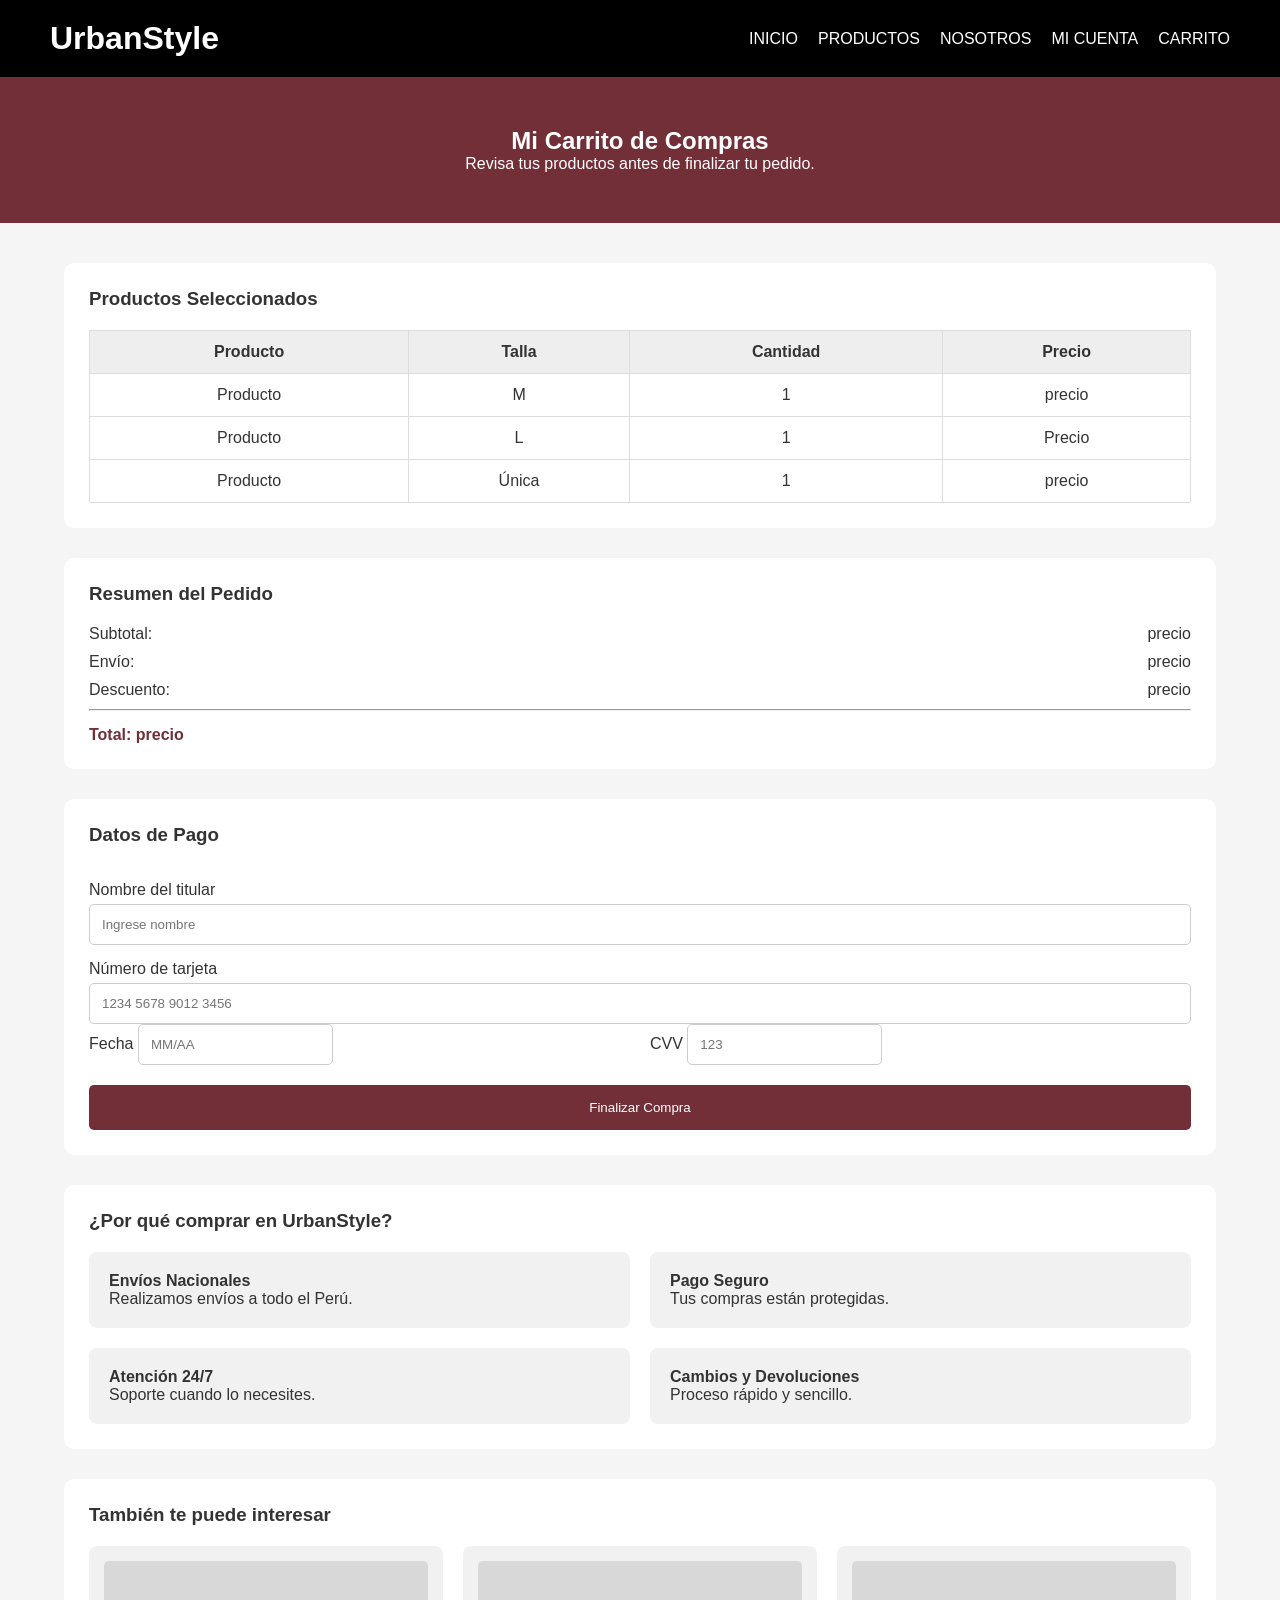
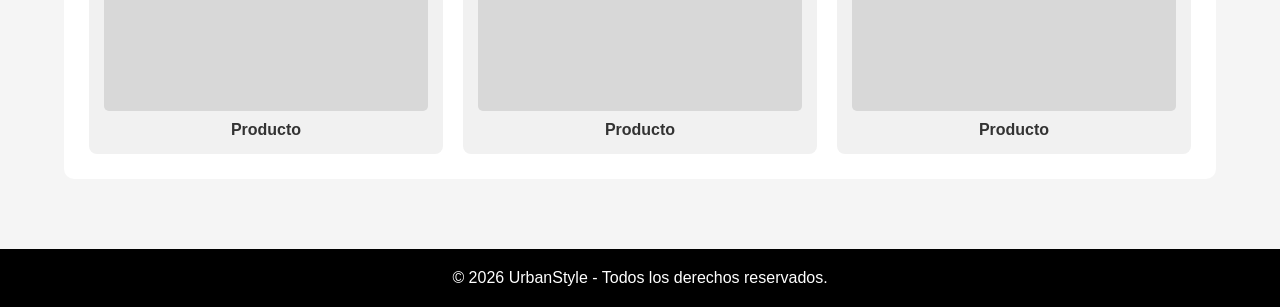
<file: 4_carrito_Christopher Pozo/carrito.html>
<!DOCTYPE html>
<html lang="es">
<head>
    <meta charset="UTF-8">
    <meta name="viewport" content="width=device-width, initial-scale=1.0">
    <title>UrbanStyle - Carrito</title>
    <link rel="stylesheet" href="css/estilos.css">
</head>
<body>

    <header>
        <div class="logo">
            <h1>UrbanStyle</h1>
        </div>

        <nav>
            <ul>
                <li><a href="../index.html">INICIO</a></li>
                <li><a href="../2_productos_Diego Pimentel/index.html">PRODUCTOS</a></li>
                <li><a href="../5_nosotros_Joaquin Rivera/index.html">NOSOTROS</a></li>
                <li><a href="../6_cuenta_Romina Luna/index.html"> MI CUENTA</a></li>
                <li><a href="./carrito.html">CARRITO</a></li>
            </ul>
        </nav>
    </header>

    <section class="banner">
        <h2>Mi Carrito de Compras</h2>
        <p>Revisa tus productos antes de finalizar tu pedido.</p>
    </section>

    <main>

        <section class="carrito">
            <h3>Productos Seleccionados</h3>

            <table>
                <thead>
                    <tr>
                        <th>Producto</th>
                        <th>Talla</th>
                        <th>Cantidad</th>
                        <th>Precio</th>
                    </tr>
                </thead>

                <tbody>
                    <tr>
                        <td>Producto</td>
                        <td>M</td>
                        <td>1</td>
                        <td>precio</td>
                    </tr>

                    <tr>
                        <td>Producto</td>
                        <td>L</td>
                        <td>1</td>
                        <td>Precio</td>
                    </tr>

                    <tr>
                        <td>Producto</td>
                        <td>Única</td>
                        <td>1</td>
                        <td>precio</td>
                    </tr>
                </tbody>
            </table>
        </section>

        <section class="resumen">
            <h3>Resumen del Pedido</h3>

            <div class="datos-resumen">
                <p>Subtotal: <span>precio</span></p>
                <p>Envío: <span>precio</span></p>
                <p>Descuento: <span>precio</span></p>

                <hr>

                <h4>Total: precio</h4>
            </div>
        </section>

        <section class="pago">
            <h3>Datos de Pago</h3>

            <form>

                <label>Nombre del titular</label>
                <input type="text" placeholder="Ingrese nombre">

                <label>Número de tarjeta</label>
                <input type="text" placeholder="1234 5678 9012 3456">

                <div class="fila">
                    <div>
                        <label>Fecha</label>
                        <input type="text" placeholder="MM/AA">
                    </div>

                    <div>
                        <label>CVV</label>
                        <input type="text" placeholder="123">
                    </div>
                </div>

                <button type="submit">
                    Finalizar Compra
                </button>

            </form>
        </section>

        <section class="beneficios">
            <h3>¿Por qué comprar en UrbanStyle?</h3>

            <div class="contenedor-beneficios">

                <div class="beneficio">
                    <h4>Envíos Nacionales</h4>
                    <p>Realizamos envíos a todo el Perú.</p>
                </div>

                <div class="beneficio">
                    <h4>Pago Seguro</h4>
                    <p>Tus compras están protegidas.</p>
                </div>

                <div class="beneficio">
                    <h4>Atención 24/7</h4>
                    <p>Soporte cuando lo necesites.</p>
                </div>

                <div class="beneficio">
                    <h4>Cambios y Devoluciones</h4>
                    <p>Proceso rápido y sencillo.</p>
                </div>

            </div>
        </section>

        <section class="recomendados">

            <h3>También te puede interesar</h3>

            <div class="productos-extra">

                <div class="card">
                    <div class="imagen"></div>
                    <h4>Producto</h4>
                </div>

                <div class="card">
                    <div class="imagen"></div>
                    <h4>Producto</h4>
                </div>

                <div class="card">
                    <div class="imagen"></div>
                    <h4>Producto</h4>
                </div>

            </div>

        </section>

    </main>

    <footer>
        <p>© 2026 UrbanStyle - Todos los derechos reservados.</p>
    </footer>

</body>
</html>
</file>
<file: 1_portada_RominaLuna/style.css>
*{
    margin: 0;
    padding: 0;
    box-sizing: border-box;
    font-family: Arial, sans-serif;
}

body{
    background: #ffffff;
    color: #222;
}

header{
    display: flex;
    justify-content: space-between;
    align-items: center;
    padding: 20px 60px;
    background: #000;
}

.logo{
    color: white;
    font-size: 28px;
    font-weight: bold;
}

div a{
    color: white;
    text-decoration: none;
    margin-left: 20px;
}

.hero{
    display: flex;
    align-items: center;
    justify-content: space-between;
    padding: 60px;
    min-height: 80vh;
}

.texto{
    width: 45%;
}

.texto h1{
    font-size: 50px;
    margin-bottom: 20px;
}

.texto p{
    margin-bottom: 30px;
}

.boton{
    background: black;
    color: white;
    padding: 12px 25px;
    text-decoration: none;
    border-radius: 5px;
}

.boton:hover{
    background: #5f0018;
}

.imagen{
    max-width: 500px;
    height: 500px;
    display: flex;
    justify-content: center;
    align-items: center;
    gap: 10px;
}

.imagen img{
    width: 50%;
    height: 100%;
    object-fit: cover;
    display: block;
}

.beneficios{
    display: flex;
    justify-content: center;
    gap: 20px;
    padding: 50px;
}

.caja{
    width: 450px;
    padding: 20px;
    text-align: center;
    box-shadow: 0 0 10px #ccc;
    border-radius: 10px;
}

.caja:hover{
    background: #5f0018;
    color: white;
}

.categorias,
.productos{
    padding: 60px;
    text-align: center;
}

.contenedor{
    display: flex;
    justify-content: center;
    gap: 20px;
    margin-top: 30px;
    flex-wrap: wrap;
}

.card{
    width: 250px;
    overflow: hidden;
    text-align: center;
}

.card img{
    width: 100%;
    height: 250px;
    object-fit: cover;
    display: block;
}

.card p{
    margin: 10px 0;
    font-weight: bold;
}

.card:hover{
    transform: scale(1.08);
    transition: .3s;
}

.producto{
    width: 250px;
    text-align: center;
}

.producto img{
    width: 100%;
    height: 250px;
    object-fit: cover;
    display: block;
    border-radius: 8px;
}

.producto h3{
    margin: 15px 0 8px;
}

.producto:hover{
    transform: translateY(-15px);
    transition: .3s;
}
footer{
    display: flex;
    justify-content: space-around;
    flex-wrap: wrap;
    gap: 30px;
    background: black;
    color: white;
    padding: 25px;
}
.nosotros, .promociones, .opiniones{
    padding: 60px;
    text-align: center;
}

.nosotros p{
    max-width: 700px;
    margin: 20px auto;
    line-height: 1.6;
}

.promo, .comentario{
    width: 250px;
    padding: 25px;
    box-shadow: 0 0 30px #ccc;
    border-radius: 10px;
}

.nosotros, .promociones, .opiniones{
    background: rgb(233, 233, 226);
}

.form-opinion{
    margin: 40px auto 0;
    width: 400px;
    display: flex;
    flex-direction: column;
    gap: 15px;
}
.form-opinion input, .form-opinion textarea{
    padding: 12px;
    border: 1px solid #ccc;
    border-radius: 8px;
    font-size: 15px;
}
.form-opinion textarea{
    height: 120px;
    resize: none;
}
.form-opinion button{
    background: black;
    color: white;
    padding: 12px;
    border: none;
    border-radius: 5px;
    cursor: pointer;
}
.form-opinion button:hover{
    background: #5f0018;
}

.suscripcion{
    padding: 70px 20px;
    text-align: center;
}

.contenido-suscripcion{
    max-width: 700px;
    margin: auto;
}

.suscripcion h2{
    font-size: 35px;
    margin-bottom: 15px;
}

.suscripcion p{
    font-size: 18px;
    margin-bottom: 30px;
    color: #202020dd;
}

.formulario{
    display: flex;
    justify-content: center;
    gap: 10px;
}

.formulario input{
    width: 350px;
    padding: 15px;
    border: none;
    border-radius: 30px;
    outline: none;
    font-size: 15px;
}

.formulario button{
    padding: 15px 30px;
    border: none;
    border-radius: 30px;
    background: black;
    color: white;
    font-weight: bold;
    cursor: pointer;
}

.formulario button:hover{
    background: #5f0018;
}

.coleccion{
    padding: 60px;
    text-align: center;
}

.coleccion h2{
    margin-bottom: 35px;
}

.coleccion-banner{
    position: relative;
    max-width: 1200px;
    margin: auto;
}

.coleccion-banner img{
    width: 100%;
    height: 500px;
    object-fit: cover;
    border-radius: 15px;
}

.texto-banner{
    position: absolute;
    top: 50%;
    left: 8%;
    transform: translateY(-50%);
    color: white;
    max-width: 450px;
}

.texto-banner h3{
    font-size: 40px;
    margin-bottom: 20px;
}

.texto-banner p{
    margin-bottom: 30px;
    line-height: 1.6;
}

.galeria{
    padding: 60px;
    text-align: center;
    background: rgb(245,245,245);
}

.galeria h2{
    margin-bottom: 35px;
}

.grid-galeria{
    display: grid;
    grid-template-columns: repeat(5,1fr);
    gap: 15px;
}

.grid-galeria img{
    width: 100%;
    height: 250px;
    object-fit: cover;
    border-radius: 10px;
    transition: .3s;
}

.grid-galeria img:hover{
    transform: scale(1.08);
}

.outfit{
    padding: 60px;
    text-align: center;
}

.outfit h2{
    margin-bottom: 35px;
}

.instagram,
.proceso,
.equipo,
.marcas{
    padding:60px;
    text-align:center;
}

.instagram{
    background:#f5f5f5;
}

.instagram h2,
.proceso h2,
.equipo h2,
.marcas h2{
    margin-bottom:15px;
}

.instagram p{
    margin-bottom:35px;
}

.grid-instagram{
    display:grid;
    grid-template-columns:repeat(3,1fr);
    gap:15px;
    max-width:900px;
    margin:auto;
}

.grid-instagram img{
    width:100%;
    height:280px;
    object-fit:cover;
    border-radius:10px;
    transition:.3s;
}

.grid-instagram img:hover{
    transform:scale(1.05);
}

.paso{
    width:220px;
    padding:25px;
    border-radius:10px;
    box-shadow:0 0 15px #ccc;
}

.paso h3{
    margin:15px 0;
}

.paso:hover{
    background:#5f0018;
    color:white;
}

.miembro{
    width:250px;
}

.miembro img{
    width:100%;
    height:300px;
    object-fit:cover;
    border-radius:10px;
}

.miembro h3{
    margin-top:15px;
}

.miembro:hover{
    transform:translateY(-8px);
    transition:.3s;
}

.marcas{
    background:#f5f5f5;
}

.marca{
    width:170px;
    padding:30px;
    background:black;
    color:white;
    border-radius:10px;
    font-weight:bold;
    transition:.3s;
}

.marca:hover{
    background:#5f0018;
    transform:scale(1.05);
}

.clientes,
.estadisticas,
.faq,
.banner-final{
    padding:60px;
    text-align:center;
}

.clientes{
    background:#f5f5f5;
}

.cliente{
    width:300px;
    box-shadow:0 0 15px #ccc;
    border-radius:10px;
    overflow:hidden;
    background:white;
    transition:.3s;
}

.cliente img{
    width:100%;
    height:320px;
    object-fit:cover;
}

.cliente h3{
    margin:15px 0;
}

.cliente p{
    padding:0 15px 20px;
}

.cliente:hover{
    transform:translateY(-10px);
}

.estadisticas{
    background:#111;
    color:white;
}

.dato{
    width:220px;
}

.dato h3{
    font-size:42px;
    color:#ffffff;
    margin-bottom:10px;
}

.faq{
    background:#f5f5f5;
}

.faq h2{
    margin-bottom:30px;
}

.faq details{
    max-width:800px;
    margin:15px auto;
    background:white;
    padding:18px;
    border-radius:10px;
    text-align:left;
    box-shadow:0 0 10px #ddd;
}

.faq summary{
    cursor:pointer;
    font-weight:bold;
}

.faq p{
    margin-top:15px;
}

.banner-final{
    background:#5f0018;
    color:white;
}

.banner-final h2{
    font-size:42px;
    margin-bottom:20px;
}

.banner-final p{
    max-width:700px;
    margin:auto;
    margin-bottom:35px;
    line-height:1.7;
}
</file>
<file: 2_productos_Diego Pimentel/style.css>
*{
    margin:0;
    padding:0;
    box-sizing:border-box;
    font-family:Arial, Helvetica, sans-serif;
}

body{
    background:#f5f5f5;
    color:#333;
}



header{
    background:#111;
    color:white;
    display:flex;
    justify-content:space-between;
    align-items:center;
    padding:20px 60px;
}

.logo h1{
    font-size:30px;
}

nav ul{
    list-style:none;
    display:flex;
}

nav ul li{
    margin-left:25px;
}

nav ul li a{
    color:white;
    text-decoration:none;
    font-weight:bold;
    transition:0.3s;
}

nav ul li a:hover{
    color:#2ecc71;
}



.banner{
    height:450px;
    background:linear-gradient(rgba(0,0,0,.5),rgba(0,0,0,.5)),
    url("imagenes/baner2.jpg");
    background-size:cover;
    background-position:center;
    display:flex;
    flex-direction:column;
    justify-content:center;
    align-items:center;
    text-align:center;
    color:white;
}

.banner h2{
    font-size:55px;
    margin-bottom:20px;
}

.banner p{
    font-size:20px;
    margin-bottom:30px;
}
 .boton{

background:#8B0000;

color:white;

padding:15px 35px;

text-decoration:none;

border-radius:8px;

transition:.3s;

}



.boton:hover{
    background:#A52A2A;
}



.productos{
    width:90%;
    margin:60px auto;
    text-align:center;
}

.productos h2{
    margin-bottom:15px;
    font-size:35px;
}

.productos p{
    margin-bottom:35px;
}

.contenedor-productos{
    display:flex;
    justify-content:space-around;
    gap:20px;
    flex-wrap:wrap;
}

.producto{
   color:#8B0000;

font-weight:bold;

font-size:22px;

margin:15px;
}

.producto:hover{
    transform:translateY(-8px);
}

.producto img{
    width:100%;
    height:250px;
    object-fit:cover;
}

.producto h3{
    margin-top:20px;
}

.producto p{
    color:#8B0000;
    font-size:22px;
    font-weight:bold;
    margin:15px 0;
}

.btn-producto{
    display:inline-block;
    background:#8B0000;
    color:white;
    text-decoration:none;
    padding:12px 25px;
    border-radius:8px;
    font-weight:bold;
    transition:0.3s;
}

.btn-producto:hover{
    background:#A52A2A;
}



.informacion{
    background:white;
    padding:60px;
    text-align:center;
}

.informacion h2{
    margin-bottom:40px;
    font-size:35px;
}

.info{
    display:flex;
    justify-content:space-around;
    gap:20px;
    flex-wrap:wrap;
}

.info div{
    width:300px;
    padding:30px;
    background:#f8f8f8;
    border-radius:10px;
}

.info h3{
    margin-bottom:15px;
}



.contacto{
    padding:60px;
    text-align:center;
}

.contacto h2{
    margin-bottom:30px;
}

form{
    width:500px;
    max-width:90%;
    margin:auto;
}

form input,
form textarea{
    width:100%;
    padding:15px;
    margin-bottom:20px;
    border:1px solid #ccc;
    border-radius:8px;
}

form textarea{
    resize:none;
    height:140px;
}

form button{
    background:#8B0000;
    color:white;
    border:none;
    padding:15px 40px;
    border-radius:8px;
    font-size:16px;
    font-weight:bold;
    cursor:pointer;
    transition:0.3s;
}



footer{
    background:#111;
    color:white;
    text-align:center;
    padding:30px;
    margin-top:50px;
}

footer p{
    margin:10px;
}



@media(max-width:768px){

header{
    flex-direction:column;
}

nav ul{
    flex-direction:column;
    text-align:center;
    margin-top:20px;
}

nav ul li{
    margin:10px;
}

.banner h2{
    font-size:35px;
}

.banner p{
    font-size:18px;
}

.info{
    flex-direction:column;
    align-items:center;
}

}

.datos-contacto{

margin-top:30px;

text-align:center;

}

.datos-contacto p{

margin:10px;

}

body{
    background:#f5f5f5;
}

body{
    background:linear-gradient(to bottom,#f5f5f5,#ffffff);
}
</file>
<file: 3-detalle-Carla-Quispe/style.css>
*{
    margin:0;
    padding:0;
    box-sizing:border-box;
    font-family:Arial, sans-serif;
}

body{
    background-color:#661819;
}

header{
    display: flex;
    justify-content: space-between;
    align-items: center;
    padding: 20px 60px;
    background: #000;
}

h1{
    color: white;
}

nav ul{
    list-style:none;
    margin-top:5px;
}

nav ul li{
    display:inline-block;
    margin:0 15px;
}

nav ul li a{
    color: white;
    text-decoration:none;
}

.detalle-producto{
    width:90%;
    margin:30px auto;
    display:flex;
    gap:30px;
    background:white;
    padding:25px;
    border:2px solid #ccc;
}

.imagen img{
    width: 100%;
    height: 100%;
    object-fit: cover;
    display: block;
}
imagen{
   width:350px;
    height:400px;
    border:2px dashed #555;
    background:#ddd;
    display:flex;
    justify-content:center; 
    align-items:center;

}

.informacion p{
    margin-bottom: 30px;
    line-height: 1.6;
    text-align: justify;
    flex:1;
}

.precio{
    font-size:28px;
    color:#661819;
    margin:15px 0;
}

.informacion h3{
    font-size: 20px;
    margin-top:20px;
    border-bottom: 2px solid #661819;
    padding-bottom: 5px;
    margin-top: 30px;
    margin-bottom: 20px;

}

.informacion ul{
    margin-left:20px;
    margin-top:10px;
}

button{
    background:#661819;
    color:white;
    border:none;
    padding:12px 20px;
    cursor:pointer;
}

.relacionados{
    width:90%;
    margin:30px auto;
    background:white;
    padding:25px;
    border:2px solid #ccc;
}


.productos{
    display:flex;
    gap:20px;
    margin-top:20px;
}

.card{
    width:200px;
    height:180px;
    border:2px solid #555;
    background:#ddd;
    border-radius:5px;

    display:flex;
    flex-direction:column;
    justify-content:center;
    align-items:center;

    overflow:hidden;
}
.card img{
    width: 300px;
    height:200px;

}

footer{
    background:#111;
    color:white;
    text-align:center;
    padding:15px;
    margin-top:30px;
}

.btn-producto{
    display: block;      
    width: fit-content;
    margin: 10px auto 0; 
    padding: 8px 15px;
    background: #000;
    color: #fff;
    text-decoration: none;
    border-radius: 5px;
}
.productos{
    display: flex;
    gap: 20px;
}

.productos{
    display: flex;
    gap: 20px;
}
</file>
<file: 6_cuenta_Romina Luna/style.css>
*{
    margin: 0;
    padding: 0;
    box-sizing: border-box;
    font-family: Arial, sans-serif;
}

body{
    background: #f8f8f8;
    color: #222;
}

header{
    background: black;
    color: white;

    display: flex;
    justify-content: space-between;
    align-items: center;

    padding: 20px 60px;
}

.logo{
    font-size: 28px;
    font-weight: bold;
}

nav a{
    color: white;
    text-decoration: none;
    margin-left: 20px;
}

.banner{
    background: #5f091f;
    color: white;

    text-align: center;
    padding: 80px 20px;
}

.banner h1{
    font-size: 48px;
    margin-bottom: 10px;
}

.contenedor{
    display: flex;
    gap: 30px;

    justify-content: center;

    padding: 60px;
}

.card{
    width: 450px;
    background: white;
    padding: 30px;
    border-radius: 10px;
    box-shadow: 0 2px 8px rgba(0,0,0,.1);
    transition: .3s;
}

.card:hover{
    transform: translateY(-5px);
}

.card h2{
    margin-bottom: 20px;
    color: #800020;
}

form{
    display: flex;
    flex-direction: column;
}

label{
    margin-top: 15px;
    margin-bottom: 8px;
}

input{
    padding: 12px;
    border: 1px solid #ccc;
    border-radius: 5px;
}

button{
    margin-top: 20px;
    background: black;
    color: white;
    border: none;
    border-radius: 5px;
    padding: 12px;
    cursor: pointer;
    transition: .3s;
}

button:hover{
    background: #5f091f;
}

.registro{
    margin-top: 20px;
    text-align: center;
}

.beneficios{
    display: flex;
    justify-content: center;
    gap: 20px;
    padding: 0 60px 60px;
}

.beneficio{
    width: 250px;
    background: white;
    padding: 25px;
    border-radius: 10px;
    text-align: center;
    box-shadow: 0 2px 8px rgba(0,0,0,.1);
    transition: .3s;
}

.beneficio:hover{
    transform: translateY(-5px);
}

.beneficio h3{
    margin: 15px 0;
}

footer{
    background: black;
    color: white;

    text-align: center;

    padding: 20px;
}

.registro a{
    color: #800020;
    font-weight: bold;
    text-decoration: none;
}

.registro a:hover{
    text-decoration: underline;
}

.registro-seccion{
    display: flex;
    justify-content: center;
    padding: 60px;
}

.registro-card{
    width: 500px;
}

input:focus{
    outline: none;
    border-color: #800020;
}

.perfil,
.historial,
.faq,
.newsletter,
.redes{
    padding: 60px;
}

.perfil h2,
.historial h2,
.faq h2,
.newsletter h2,
.redes h2{
    text-align: center;
    color: #800020;
    margin-bottom: 30px;
}

.perfil-card{
    max-width: 600px;
    margin: auto;
    background: white;
    padding: 30px;
    border-radius: 10px;
    box-shadow: 0 2px 8px rgba(0,0,0,.1);
}

.perfil-card p{
    margin: 15px 0;
}

table{
    width: 100%;
    border-collapse: collapse;
    background: white;
    box-shadow: 0 2px 8px rgba(0,0,0,.1);
}

th{
    background: #800020;
    color: white;
}

th,
td{
    padding: 15px;
    border: 1px solid #ddd;
    text-align: center;
}

details{
    max-width: 800px;
    margin: 15px auto;
    background: white;
    padding: 15px;
    border-radius: 8px;
    box-shadow: 0 2px 8px rgba(0,0,0,.1);
}

summary{
    font-weight: bold;
    cursor: pointer;
}

.newsletter{
    text-align: center;
}

.newsletter p{
    margin-bottom: 20px;
}

.newsletter form{
    max-width: 500px;
    margin: auto;
}

.redes{
    text-align: center;
}

.redes-iconos{
    display: flex;
    justify-content: center;
    gap: 25px;
    flex-wrap: wrap;
    margin-top: 20px;
}

.redes-iconos div{
    background: white;
    padding: 20px;
    border-radius: 10px;
    width: 170px;
    box-shadow: 0 2px 8px rgba(0,0,0,.1);
    transition: .3s;
}

.redes-iconos div:hover{
    transform: translateY(-5px);
}

.panel,
.favoritos,
.pagos,
.estado,
.recomendados{
    padding:60px;
    text-align:center;
}

.panel h2,
.favoritos h2,
.pagos h2,
.estado h2,
.recomendados h2{
    color:#800020;
    margin-bottom:35px;
}

.panel-grid{
    display:flex;
    justify-content:center;
    gap:25px;
    flex-wrap:wrap;
}

.panel-card{
    width:220px;
    background:white;
    padding:25px;
    border-radius:10px;
    box-shadow:0 2px 8px rgba(0,0,0,.1);
    transition:.3s;
}

.panel-card i{
    font-size:40px;
    color:#800020;
}

.panel-card:hover{
    transform:translateY(-8px);
}

.producto-fav{
    width:230px;
    background:white;
    border-radius:10px;
    overflow:hidden;
    box-shadow:0 2px 8px rgba(0,0,0,.1);
    transition:.3s;
}

.producto-fav img{
    width:100%;
    height:260px;
    object-fit:cover;
}

.producto-fav h3{
    margin:15px 0;
}

.producto-fav p{
    margin-bottom:15px;
}

.producto-fav:hover{
    transform:translateY(-8px);
}

.barra{
    display:flex;
    justify-content:center;
    gap:35px;
    flex-wrap:wrap;
}

.barra div{
    background:white;
    padding:20px;
    width:170px;
    border-radius:10px;
    box-shadow:0 2px 8px rgba(0,0,0,.1);
}

.activo{
    border:2px solid #800020;
}
</file>
<file: 4_carrito_Christopher Pozo/css/estilos.css>
*{
    margin:0;
    padding:0;
    box-sizing:border-box;
    font-family:Arial, sans-serif;
}

body{
    background:#f5f5f5;
    color:#333;
}

header{
    background:#000;
    color:white;
    padding:20px 50px;

    display:flex;
    justify-content:space-between;
    align-items:center;
}

nav ul{
    list-style:none;
    display:flex;
    gap:20px;
}

nav a{
    color:white;
    text-decoration:none;
}

.banner{
    background:#722f37;
    color:white;
    text-align:center;
    padding:50px 20px;
}

main{
    width:90%;
    margin:auto;
    padding:40px 0;
}

.carrito,
.resumen,
.pago,
.beneficios,
.recomendados{
    background:white;
    padding:25px;
    margin-bottom:30px;
    border-radius:10px;
}

h3{
    margin-bottom:20px;
}

table{
    width:100%;
    border-collapse:collapse;
}

table th,
table td{
    border:1px solid #ddd;
    padding:12px;
    text-align:center;
}

table th{
    background:#eee;
}

.datos-resumen p{
    margin:10px 0;
}

.datos-resumen span{
    float:right;
}

.datos-resumen h4{
    margin-top:15px;
    color:#722f37;
}

form{
    display:flex;
    flex-direction:column;
}

label{
    margin-top:15px;
    margin-bottom:5px;
}

input{
    padding:12px;
    border:1px solid #ccc;
    border-radius:5px;
}

.fila{
    display:flex;
    gap:20px;
}

.fila div{
    flex:1;
}

button{
    margin-top:20px;
    background:#722f37;
    color:white;
    border:none;
    padding:15px;
    border-radius:5px;
    cursor:pointer;
}

button:hover{
    background:#5b242b;
}

.contenedor-beneficios{
    display:grid;
    grid-template-columns:repeat(2,1fr);
    gap:20px;
}

.beneficio{
    background:#f1f1f1;
    padding:20px;
    border-radius:8px;
}

.productos-extra{
    display:flex;
    gap:20px;
}

.card{
    flex:1;
    background:#f1f1f1;
    padding:15px;
    border-radius:8px;
    text-align:center;
}

.imagen{
    height:150px;
    background:#d8d8d8;
    margin-bottom:10px;
    border-radius:5px;
}

footer{
    background:black;
    color:white;
    text-align:center;
    padding:20px;
}
</file>
